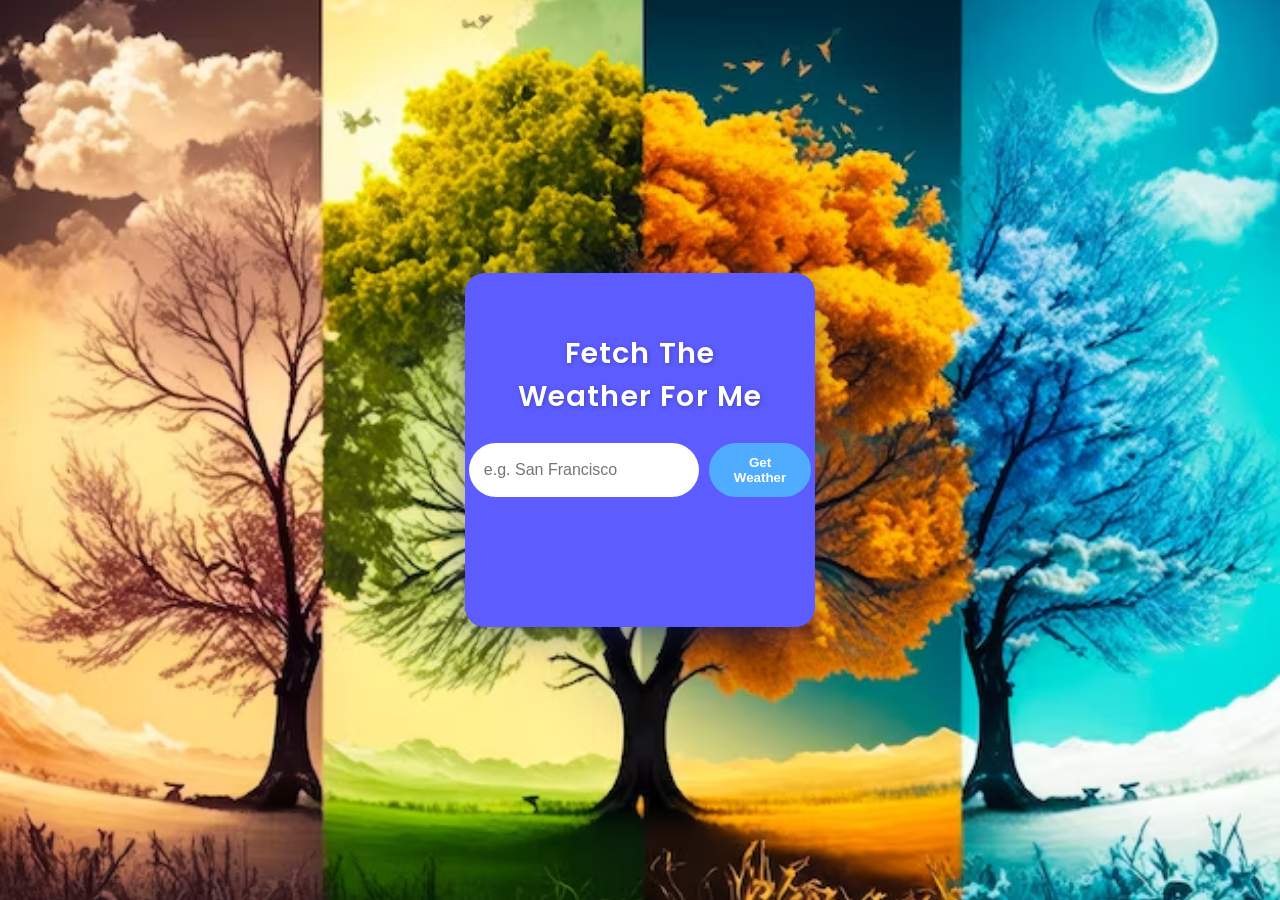
<file: projects/ClimaNow-main/index.html>
<!DOCTYPE html>
<html lang="en">
<head>
    <meta charset="UTF-8">
    <meta name="viewport" content="width=device-width, initial-scale=1.0">
    <title>ClimaNow</title>
    <link rel="stylesheet" href="styles.css">
</head>
<body>
    <div class="weatherContainer">
        <h1>Fetch The Weather For Me</h1>
        <div class="inputRow">
            <input type="text" id="location" placeholder="e.g. San Francisco">
            <button id="btn" onclick="getWeather()">Get Weather</button>
        </div>
        <div id="resultContainer"></div>
    </div>
</body>
    <script src="script.js"></script>
</html>
</file>
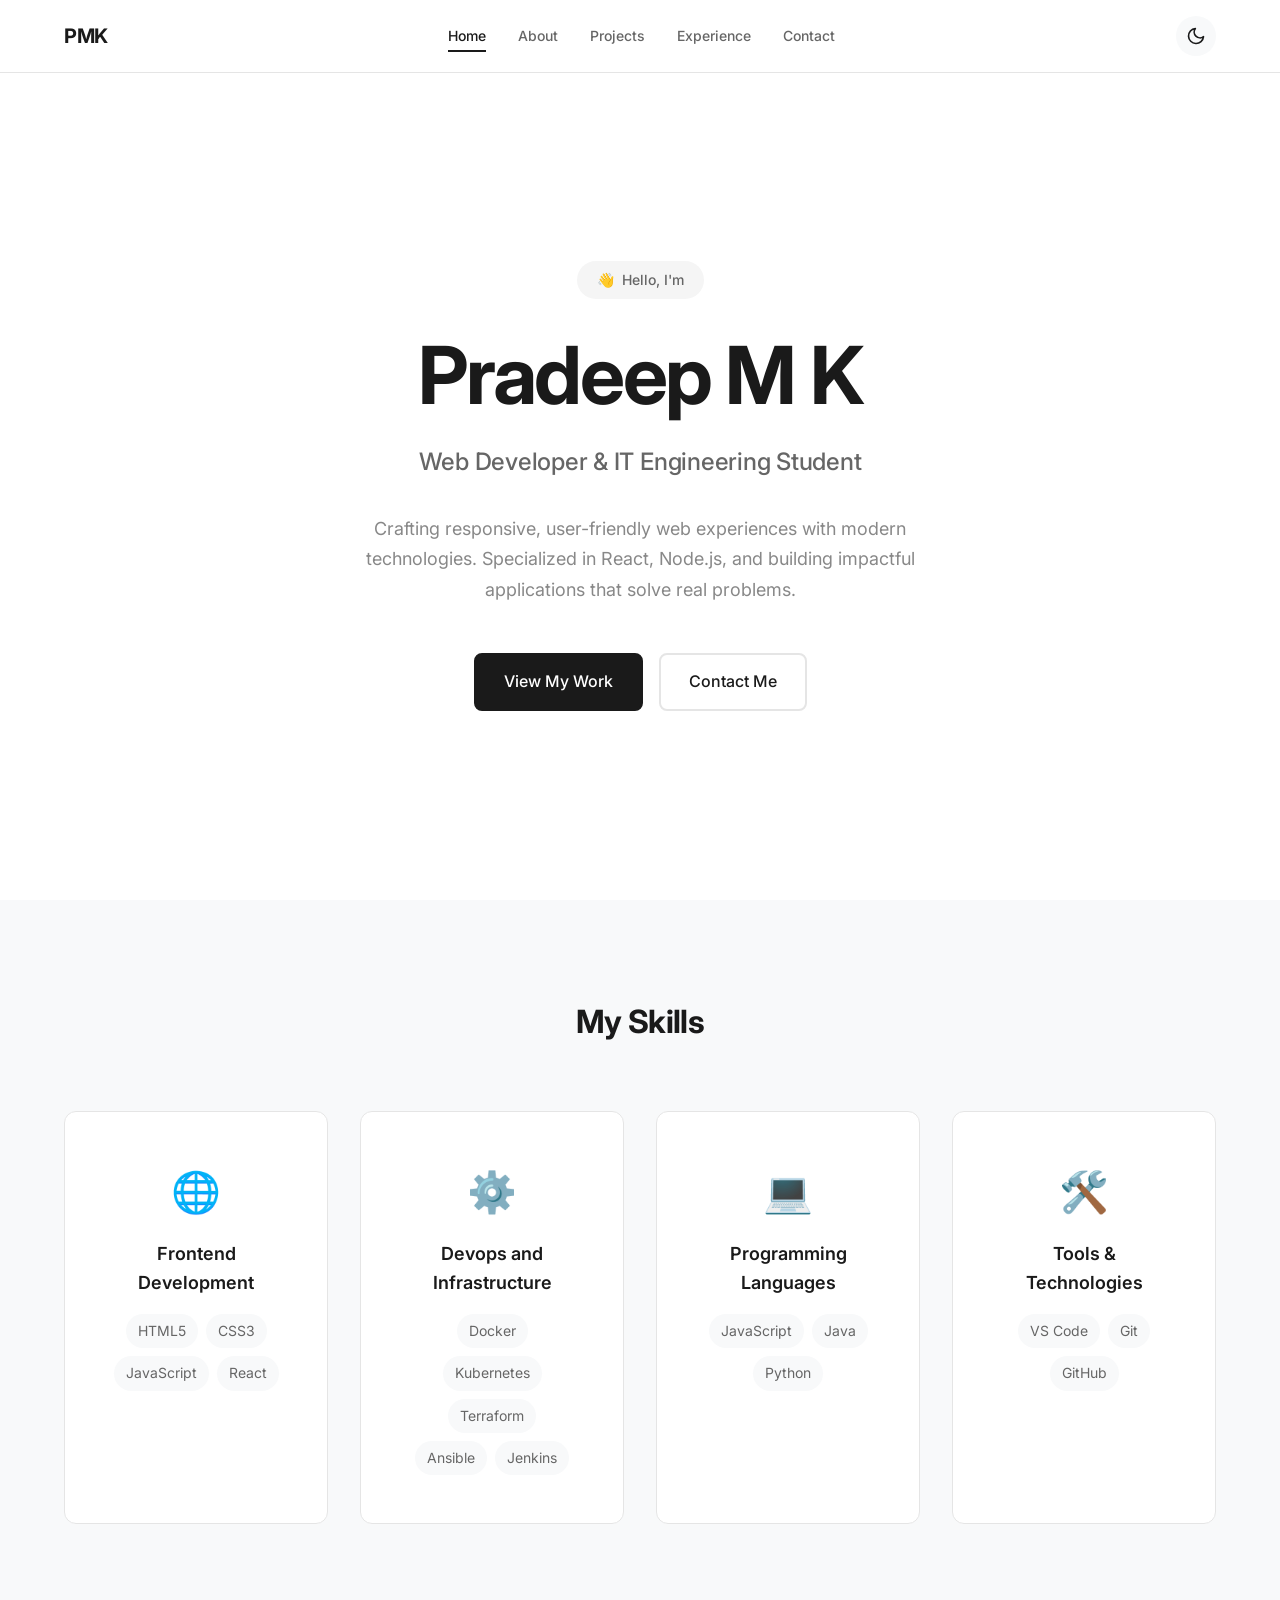
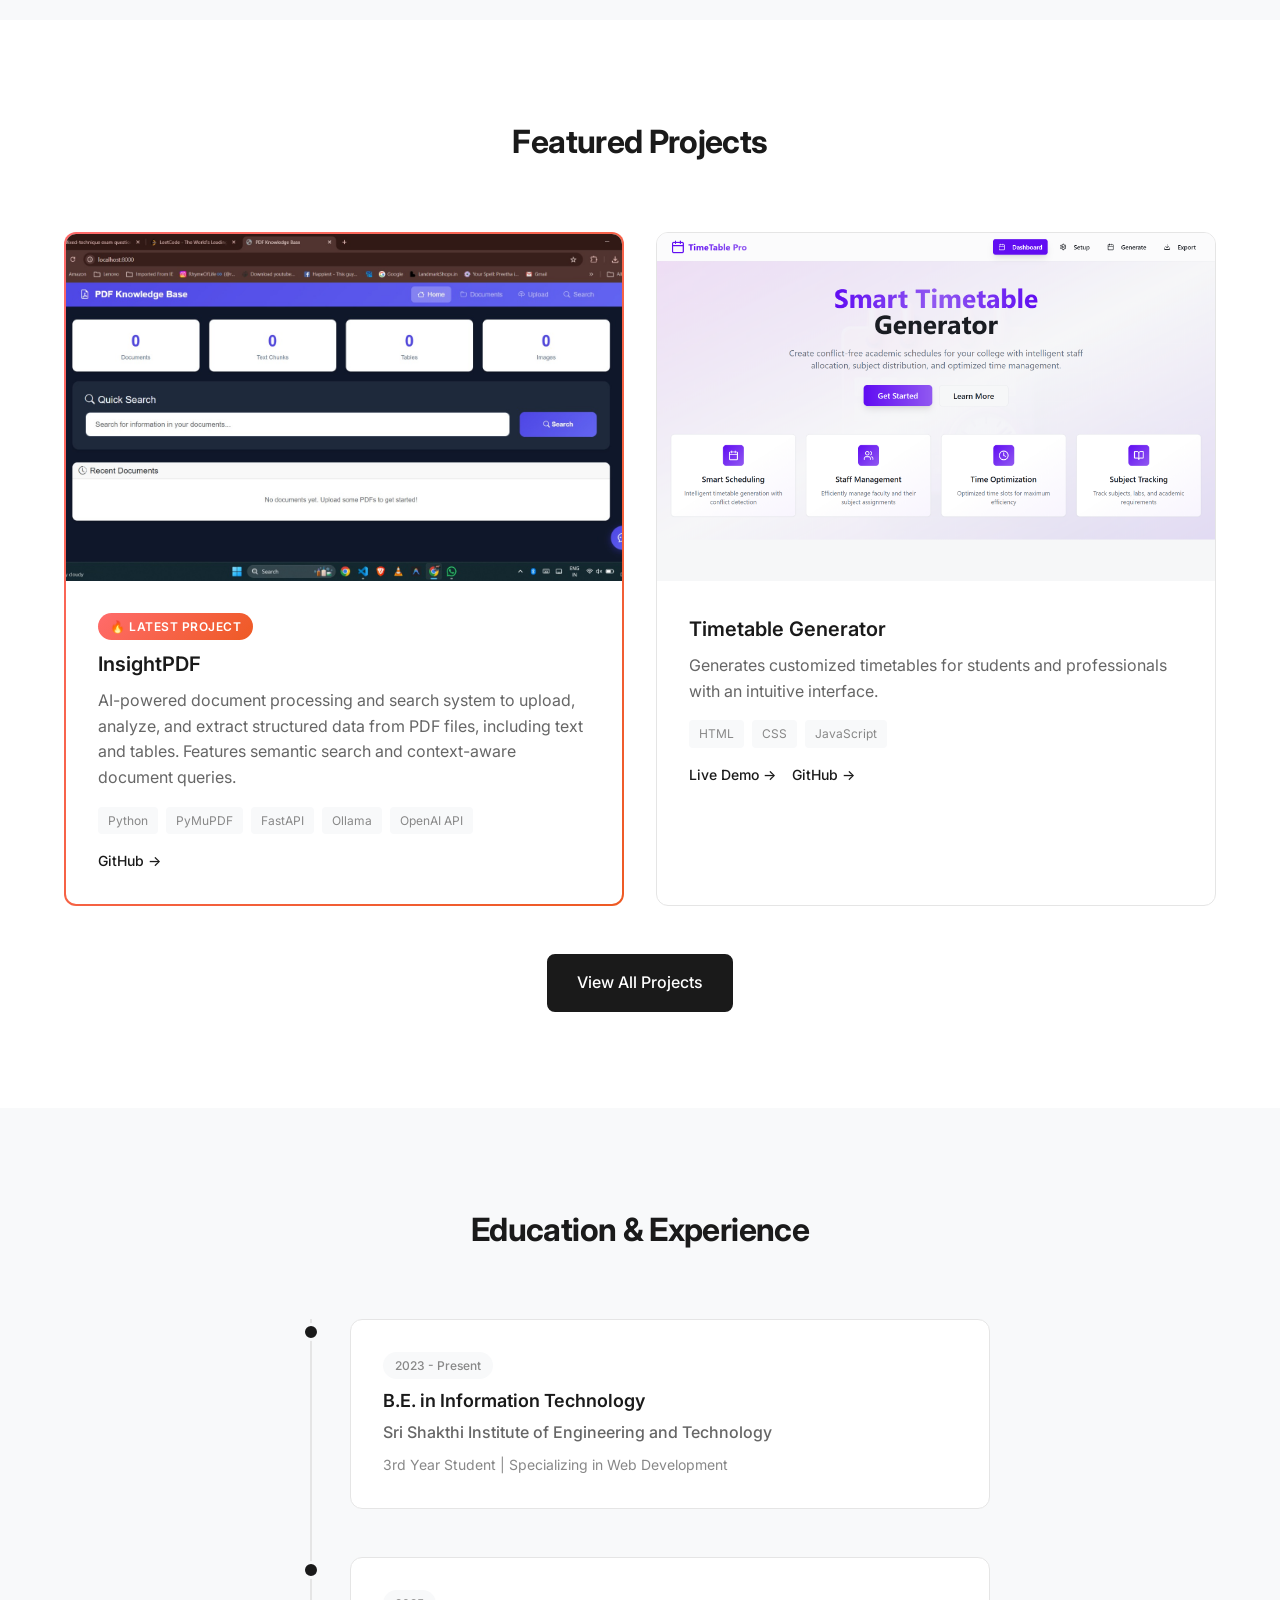
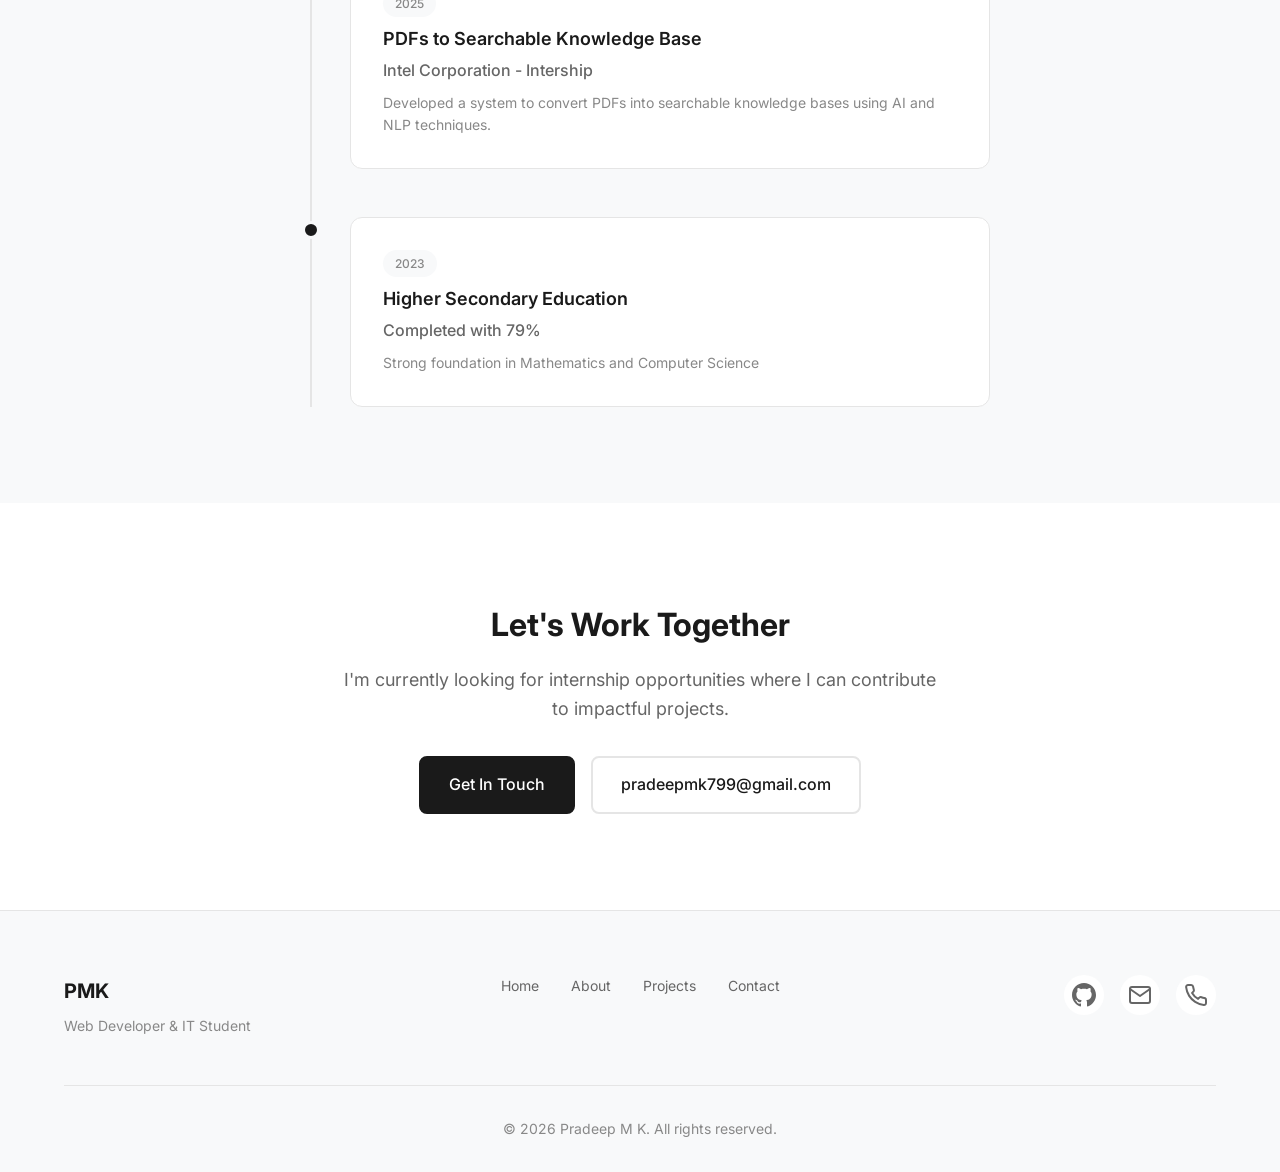
<file: projects/personal-Portfolio-main/index.html>
<!DOCTYPE html>
<html lang="en">
<head>
  <meta charset="UTF-8" />
  <meta name="viewport" content="width=device-width, initial-scale=1.0" />
  <title>Pradeep M K | Web Developer</title>
  <link rel="preconnect" href="https://fonts.googleapis.com">
  <link rel="preconnect" href="https://fonts.gstatic.com" crossorigin>
  <link href="https://fonts.googleapis.com/css2?family=Inter:wght@300;400;500;600;700;800&display=swap" rel="stylesheet">
  <link rel="stylesheet" href="style.css" />
</head>
<body>
  <!-- Navigation -->
  <header class="header">
    <nav class="nav container">
      <a href="index.html" class="logo">PMK</a>
      <ul class="nav-links">
        <li><a href="index.html" class="nav-link active">Home</a></li>
        <li><a href="about.html" class="nav-link">About</a></li>
        <li><a href="projects.html" class="nav-link">Projects</a></li>
        <li><a href="#experience" class="nav-link">Experience</a></li>
        <li><a href="contact.html" class="nav-link">Contact</a></li>
      </ul>
      <button class="theme-toggle" id="themeToggle" aria-label="Toggle dark mode">
        <svg class="moon-icon" xmlns="http://www.w3.org/2000/svg" width="20" height="20" viewBox="0 0 24 24" fill="none" stroke="currentColor" stroke-width="2" stroke-linecap="round" stroke-linejoin="round">
          <path d="M21 12.79A9 9 0 1 1 11.21 3 7 7 0 0 0 21 12.79z"></path>
        </svg>
        <svg class="sun-icon" xmlns="http://www.w3.org/2000/svg" width="20" height="20" viewBox="0 0 24 24" fill="none" stroke="currentColor" stroke-width="2" stroke-linecap="round" stroke-linejoin="round">
          <circle cx="12" cy="12" r="5"></circle>
          <line x1="12" y1="1" x2="12" y2="3"></line>
          <line x1="12" y1="21" x2="12" y2="23"></line>
          <line x1="4.22" y1="4.22" x2="5.64" y2="5.64"></line>
          <line x1="18.36" y1="18.36" x2="19.78" y2="19.78"></line>
          <line x1="1" y1="12" x2="3" y2="12"></line>
          <line x1="21" y1="12" x2="23" y2="12"></line>
          <line x1="4.22" y1="19.78" x2="5.64" y2="18.36"></line>
          <line x1="18.36" y1="5.64" x2="19.78" y2="4.22"></line>
        </svg>
      </button>
      <button class="mobile-menu-btn" id="mobileMenuBtn" aria-label="Toggle menu">
        <span></span>
        <span></span>
        <span></span>
      </button>
    </nav>
  </header>

  <!-- Hero Section -->
  <section class="hero">
    <div class="hero-content container">
      <div class="hero-badge animate-fade-in">
        <span class="wave">👋</span> Hello, I'm
      </div>
      <h1 class="hero-name animate-fade-in-up">Pradeep M K</h1>
      <h2 class="hero-title animate-fade-in-up delay-1">Web Developer & IT Engineering Student</h2>
      <p class="hero-description animate-fade-in-up delay-2">
        Crafting responsive, user-friendly web experiences with modern technologies. 
        Specialized in React, Node.js, and building impactful applications that solve real problems.
      </p>
      <div class="hero-cta animate-fade-in-up delay-3">
        <a href="projects.html" class="btn btn-primary">View My Work</a>
        <a href="contact.html" class="btn btn-secondary">Contact Me</a>
      </div>
    </div>
  </section>

    <!-- Skills Section -->
  <section class="skills-section" id="skills">
    <div class="container">
      <h2 class="section-title">My Skills</h2>
      <div class="skills-grid">
        <div class="skill-card animate-on-scroll">
          <div class="skill-icon">🌐</div>
          <h3>Frontend Development</h3>
          <div class="skill-tags">
            <span>HTML5</span>
            <span>CSS3</span>
            <span>JavaScript</span>
            <span>React</span>
          </div>
        </div>
        <div class="skill-card animate-on-scroll">
          <div class="skill-icon">⚙️</div>
           <h3>Devops and Infrastructure</h3>
          <div class="skill-tags">
            <span>Docker</span>
            <span>Kubernetes</span>
            <span>Terraform</span>
            <span>Ansible</span>
            <span>Jenkins</span>
          </div>
        </div>
        <div class="skill-card animate-on-scroll">
          <div class="skill-icon">💻</div>
          <h3>Programming Languages</h3>
          <div class="skill-tags">
            <span>JavaScript</span>
            <span>Java</span>
            <span>Python</span>
          </div>
        </div>
        <div class="skill-card animate-on-scroll">
          <div class="skill-icon">🛠️</div>
          <h3>Tools & Technologies</h3>
          <div class="skill-tags">
            <span>VS Code</span>
            <span>Git</span>
            <span>GitHub</span>
          </div>
        </div>
      </div>
    </div>
  </section>


  <!-- Featured Projects Section -->
  <section class="featured-projects" id="projects">
    <div class="container">
      <h2 class="section-title">Featured Projects</h2>
      <div class="projects-grid">
        
        <!-- Main Highlighted Project: InsightPDF -->
        <div class="project-card animate-on-scroll featured">
          <div class="project-image">
            <img src="insightpdf.jpeg" alt="InsightPDF - AI Document Processing" />
            <div class="project-overlay">
              <a href="https://github.com/PRADEEPMK06/pdf_rag_app" target="_blank" class="project-link">View Code</a>
            </div>
          </div>
          <div class="project-content">
            <span class="project-badge">🔥 Latest Project</span>
            <h3>InsightPDF</h3>
            <p>AI-powered document processing and search system to upload, analyze, and extract structured data from PDF files, including text and tables. Features semantic search and context-aware document queries.</p>
            <div class="project-tech">
              <span>Python</span>
              <span>PyMuPDF</span>
              <span>FastAPI</span>
              <span>Ollama</span>
              <span>OpenAI API</span>
            </div>
            <div class="project-links">
              <a href="https://github.com/PRADEEPMK06/pdf_rag_app" target="_blank">GitHub →</a>
            </div>
          </div>
        </div>

        <div class="project-card animate-on-scroll">
          <div class="project-image">
            <img src="tt.png" alt="Timetable Generator" />
            <div class="project-overlay">
              <a href="https://timetable-auto-builder.vercel.app/" target="_blank" class="project-link">View Live</a>
            </div>
          </div>
          <div class="project-content">
            <h3>Timetable Generator</h3>
            <p>Generates customized timetables for students and professionals with an intuitive interface.</p>
            <div class="project-tech">
              <span>HTML</span>
              <span>CSS</span>
              <span>JavaScript</span>
            </div>
            <div class="project-links">
              <a href="https://timetable-auto-builder.vercel.app/" target="_blank">Live Demo →</a>
              <a href="https://github.com/PRADEEPMK06/TIMETABLE" target="_blank">GitHub →</a>
            </div>
          </div>
        </div>
      </div>
      <div class="view-all-projects">
        <a href="projects.html" class="btn btn-primary">View All Projects</a>
      </div>
    </div>
  </section>

  <!-- Experience Section -->
  <section class="experience-section" id="experience">
    <div class="container">
      <h2 class="section-title">Education & Experience</h2>
      <div class="timeline">
        <div class="timeline-item animate-on-scroll">
          <div class="timeline-marker"></div>
          <div class="timeline-content">
            <span class="timeline-date">2023 - Present</span>
            <h3>B.E. in Information Technology</h3>
            <p class="timeline-place">Sri Shakthi Institute of Engineering and Technology</p>
            <p>3rd Year Student | Specializing in Web Development</p>
          </div>
        </div>
        <div class="timeline-item animate-on-scroll">
          <div class="timeline-marker"></div>
          <div class="timeline-content">
            <span class="timeline-date">2025</span>
            <h3>PDFs to Searchable Knowledge Base</h3>
            <p class="timeline-place">Intel Corporation - Intership</p>
            <p>Developed a system to convert PDFs into searchable knowledge bases using AI and NLP techniques.</p>
          </div>
        </div>
        
        <div class="timeline-item animate-on-scroll">
          <div class="timeline-marker"></div>
          <div class="timeline-content">
            <span class="timeline-date">2023</span>
            <h3>Higher Secondary Education</h3>
            <p class="timeline-place">Completed with 79%</p>
            <p>Strong foundation in Mathematics and Computer Science</p>
          </div>
        </div>
      </div>
    </div>
  </section>

  <!-- Contact CTA Section -->
  <section class="contact-cta">
    <div class="container">
      <div class="cta-content animate-on-scroll">
        <h2>Let's Work Together</h2>
        <p>I'm currently looking for internship opportunities where I can contribute to impactful projects.</p>
        <div class="cta-buttons">
          <a href="contact.html" class="btn btn-primary">Get In Touch</a>
          <a href="mailto:pradeepmk799@gmail.com" class="btn btn-secondary">pradeepmk799@gmail.com</a>
        </div>
      </div>
    </div>
  </section>

  <!-- Footer -->
  <footer class="footer">
    <div class="container">
      <div class="footer-content">
        <div class="footer-logo">
          <a href="index.html">PMK</a>
          <p>Web Developer & IT Student</p>
        </div>
        <div class="footer-links">
          <a href="index.html">Home</a>
          <a href="about.html">About</a>
          <a href="projects.html">Projects</a>
          <a href="contact.html">Contact</a>
        </div>
        <div class="footer-social">
          <a href="https://github.com/PRADEEPMK06" target="_blank" aria-label="GitHub">
            <svg xmlns="http://www.w3.org/2000/svg" width="24" height="24" viewBox="0 0 24 24" fill="currentColor">
              <path d="M12 0c-6.626 0-12 5.373-12 12 0 5.302 3.438 9.8 8.207 11.387.599.111.793-.261.793-.577v-2.234c-3.338.726-4.033-1.416-4.033-1.416-.546-1.387-1.333-1.756-1.333-1.756-1.089-.745.083-.729.083-.729 1.205.084 1.839 1.237 1.839 1.237 1.07 1.834 2.807 1.304 3.492.997.107-.775.418-1.305.762-1.604-2.665-.305-5.467-1.334-5.467-5.931 0-1.311.469-2.381 1.236-3.221-.124-.303-.535-1.524.117-3.176 0 0 1.008-.322 3.301 1.23.957-.266 1.983-.399 3.003-.404 1.02.005 2.047.138 3.006.404 2.291-1.552 3.297-1.23 3.297-1.23.653 1.653.242 2.874.118 3.176.77.84 1.235 1.911 1.235 3.221 0 4.609-2.807 5.624-5.479 5.921.43.372.823 1.102.823 2.222v3.293c0 .319.192.694.801.576 4.765-1.589 8.199-6.086 8.199-11.386 0-6.627-5.373-12-12-12z"/>
            </svg>
          </a>
          <a href="mailto:pradeepmk799@gmail.com" aria-label="Email">
            <svg xmlns="http://www.w3.org/2000/svg" width="24" height="24" viewBox="0 0 24 24" fill="none" stroke="currentColor" stroke-width="2" stroke-linecap="round" stroke-linejoin="round">
              <path d="M4 4h16c1.1 0 2 .9 2 2v12c0 1.1-.9 2-2 2H4c-1.1 0-2-.9-2-2V6c0-1.1.9-2 2-2z"></path>
              <polyline points="22,6 12,13 2,6"></polyline>
            </svg>
          </a>
          <a href="tel:+916382246314" aria-label="Phone">
            <svg xmlns="http://www.w3.org/2000/svg" width="24" height="24" viewBox="0 0 24 24" fill="none" stroke="currentColor" stroke-width="2" stroke-linecap="round" stroke-linejoin="round">
              <path d="M22 16.92v3a2 2 0 0 1-2.18 2 19.79 19.79 0 0 1-8.63-3.07 19.5 19.5 0 0 1-6-6 19.79 19.79 0 0 1-3.07-8.67A2 2 0 0 1 4.11 2h3a2 2 0 0 1 2 1.72 12.84 12.84 0 0 0 .7 2.81 2 2 0 0 1-.45 2.11L8.09 9.91a16 16 0 0 0 6 6l1.27-1.27a2 2 0 0 1 2.11-.45 12.84 12.84 0 0 0 2.81.7A2 2 0 0 1 22 16.92z"></path>
            </svg>
          </a>
        </div>
      </div>
      <div class="footer-bottom">
        <p>&copy; 2026 Pradeep M K. All rights reserved.</p>
      </div>
    </div>
  </footer>

  <script src="script.js"></script>
</body>
</html>
</file>
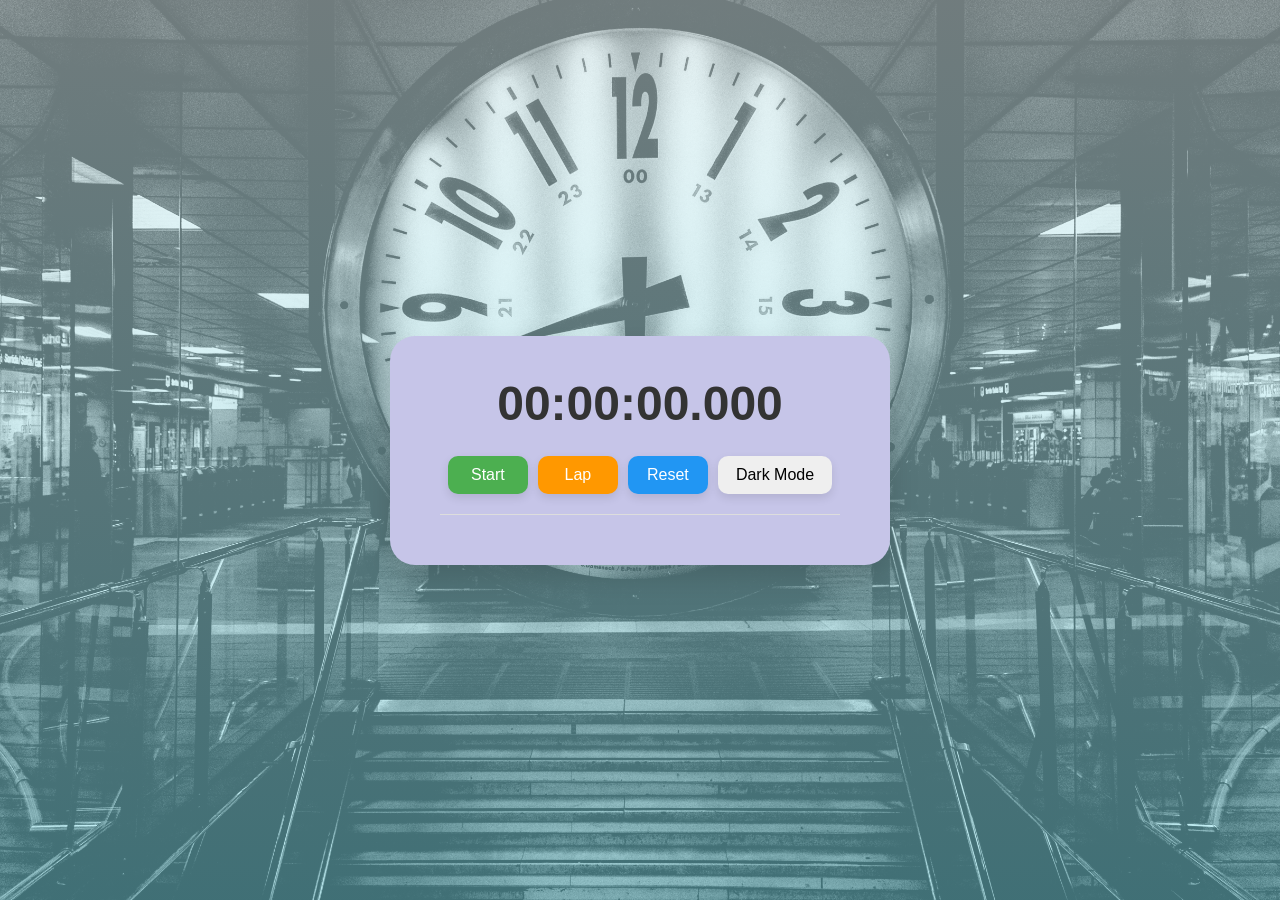
<file: projects/STEP_TIMERS_INFINITY-main/index.html>
<!DOCTYPE html>
<html lang="en">
<head>
  <meta charset="UTF-8" />
  <title>Modern Stopwatch with Laps</title>
  <style>
   body {
  font-family: 'Segoe UI', sans-serif;
  background: linear-gradient(rgba(224, 247, 250, 0.5), rgba(128, 222, 234, 0.5)),
              url('clk.jpg') no-repeat center center fixed;
  background-size: cover;
  display: flex;
  flex-direction: column;
  align-items: center;
  justify-content: center;
  height: 100vh;
  margin: 0;
  transition: background 0.3s;
}


    .stopwatch-container {
      background: #c6c5e8;
      padding: 40px 50px;
      border-radius: 25px;
      box-shadow: 0 12px 30px rgba(0, 0, 0, 0.15);
      text-align: center;
      width: 90%;
      max-width: 400px;
      transition: transform 0.3s;
    }

    .time {
      font-size: 3em;
      margin-bottom: 25px;
      font-weight: bold;
      color: #333;
    }

    .buttons {
      display: flex;
      justify-content: center;
      gap: 10px;
      margin-bottom: 20px;
    }

    button {
      padding: 10px 18px;
      font-size: 1em;
      border: none;
      border-radius: 10px;
      cursor: pointer;
      transition: 0.3s ease;
      min-width: 80px;
      box-shadow: 0 4px 10px rgba(0, 0, 0, 0.1);
    }

    .start {
      background: #4caf50;
      color: white;
    }

    .stop {
      background: #f44336;
      color: white;
    }

    .lap {
      background: #ff9800;
      color: white;
    }

    .reset {
      background: #2196f3;
      color: white;
    }

    button:hover {
      opacity: 0.9;
      transform: translateY(-2px);
    }

    .laps {
      text-align: left;
      margin-top: 20px;
      max-height: 150px;
      overflow-y: auto;
      border-top: 1px solid #ddd;
      padding-top: 10px;
    }

    .lap-item {
      font-size: 1em;
      margin-bottom: 5px;
      transition: background 0.3s;
      padding: 5px;
      border-radius: 5px;
    }

    .lap-item:nth-child(odd) {
      background: #f9f9f9;
    }

    .lap-item:nth-child(even) {
      background: #e0f7fa;
    }

    .dark-mode {
      background: linear-gradient(rgba(224, 247, 250, 0.5), rgba(128, 222, 234, 0.5)),
              url('clks.jpg') no-repeat center center fixed;
      background-size: cover;
      color: white;
    }

    .dark-mode .stopwatch-container {
      background: #444;
      color: white;
    }

    .dark-mode .lap-item {
      background: #555;
    }

    .dark-mode button {
      background: #666;
      color: white;
    }

    .dark-mode button:hover {
      background: #777;
    }
  </style>
</head>
<body>

  <div class="stopwatch-container">
    <div class="time" id="display">00:00:00.000</div>
    <div class="buttons">
      <button class="start" id="startStopBtn" onclick="startStop()">Start</button>
      <button class="lap" onclick="recordLap()">Lap</button>
      <button class="reset" onclick="reset()">Reset</button>
      <button onclick="toggleDarkMode()">Dark Mode</button>
    </div>
    <div class="laps" id="lapsContainer"></div>
  </div>

  <script>
    let startTime, elapsedTime = 0, timerInterval;
    let running = false;
    let lapCount = 0;

    function timeToString(time) {
      let ms = time % 1000;
      let totalSeconds = Math.floor(time / 1000);
      let hours = Math.floor(totalSeconds / 3600);
      let minutes = Math.floor((totalSeconds % 3600) / 60);
      let seconds = totalSeconds % 60;

      return (
        String(hours).padStart(2, '0') + ':' +
        String(minutes).padStart(2, '0') + ':' +
        String(seconds).padStart(2, '0') + '.' +
        String(ms).padStart(3, '0')
      );
    }

    function startStop() {
      const btn = document.getElementById('startStopBtn');
      if (!running) {
        startTime = Date.now() - elapsedTime;
        timerInterval = setInterval(() => {
          elapsedTime = Date.now() - startTime;
          document.getElementById('display').textContent = timeToString(elapsedTime);
        }, 10);
        btn.textContent = 'Stop';
        btn.classList.remove('start');
        btn.classList.add('stop');
        running = true;
      } else {
        clearInterval(timerInterval);
        btn.textContent = 'Start';
        btn.classList.remove('stop');
        btn.classList.add('start');
        running = false;
      }
    }

    function reset() {
      clearInterval(timerInterval);
      elapsedTime = 0;
      running = false;
      document.getElementById('display').textContent = "00:00:00.000";
      document.getElementById('startStopBtn').textContent = 'Start';
      document.getElementById('startStopBtn').classList.remove('stop');
      document.getElementById('startStopBtn').classList.add('start');
      document.getElementById('lapsContainer').innerHTML = '';
      lapCount = 0;
    }

    function recordLap() {
      if (!running) return;
      lapCount++;
      const lapTime = timeToString(elapsedTime);
      const lapItem = document.createElement('div');
      lapItem.className = 'lap-item';
      lapItem.textContent = `Lap ${lapCount}: ${lapTime}`;
      document.getElementById('lapsContainer').prepend(lapItem);
    }

    function toggleDarkMode() {
      document.body.classList.toggle('dark-mode');
    }
  </script>

</body>
</html>
</file>
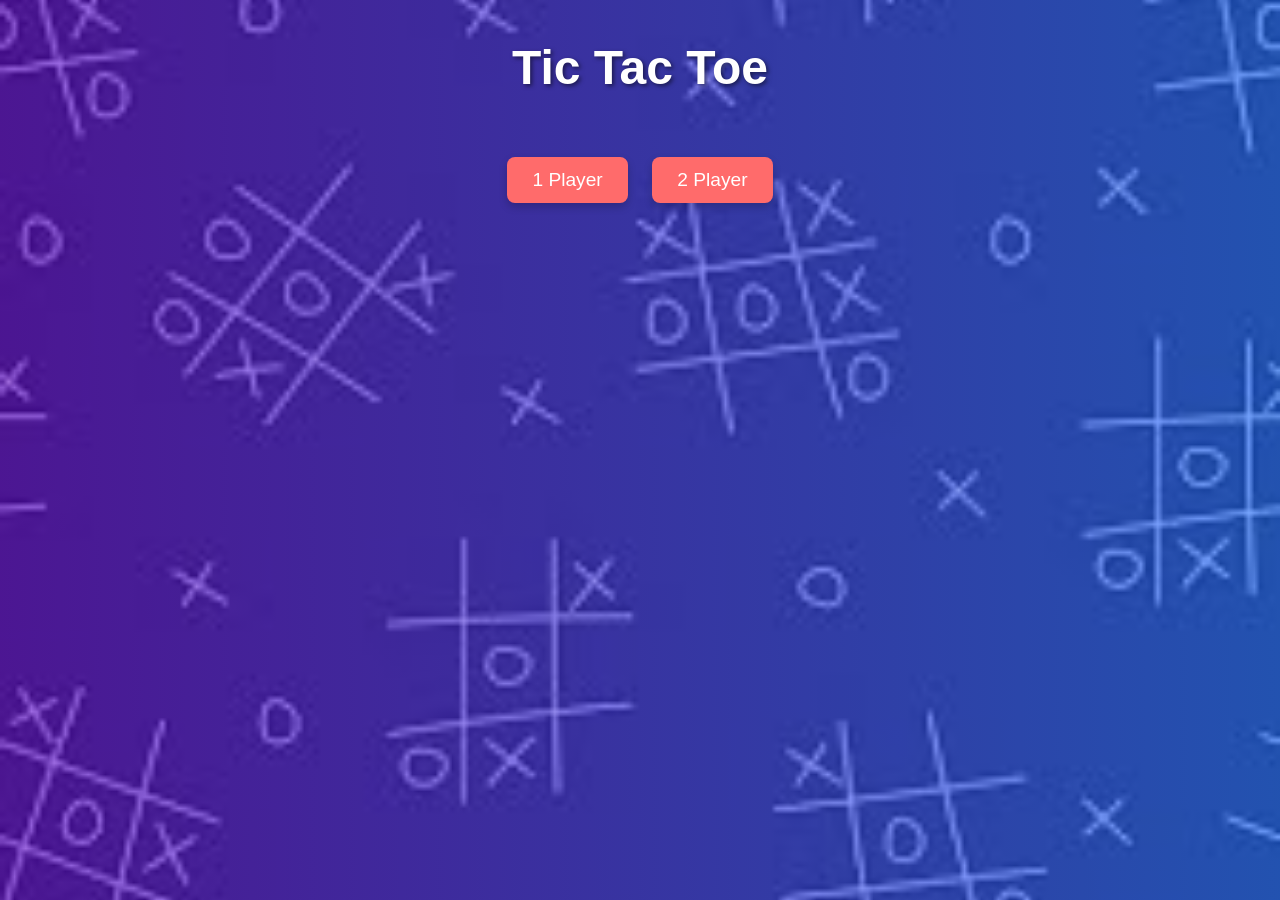
<file: projects/tic-tac-toe-main/index.html>
<!DOCTYPE html>
<html lang="en">
<head>
  <meta charset="UTF-8">
  <title>Tic Tac Toe</title>
  <style>
   body {
  margin: 0;
  padding: 0;
  background: linear-gradient(to right, rgba(106, 17, 203, 0.6), rgba(37, 117, 252, 0.6)),
              url('ttt.jpeg') no-repeat center center fixed;
  background-size: cover;
  font-family: 'Segoe UI', sans-serif;
  display: flex;
  flex-direction: column;
  align-items: center;
  min-height: 100vh;
  color: #fff;
}


    h1 {
      margin-top: 40px;
      font-size: 3rem;
      text-shadow: 2px 2px 4px rgba(0, 0, 0, 0.5);
    }

    .menu {
      margin-top: 20px;
    }

    button {
      margin: 10px;
      padding: 12px 25px;
      font-size: 1.2rem;
      background: #ff6b6b;
      color: white;
      border: none;
      border-radius: 8px;
      cursor: pointer;
      transition: background 0.3s ease, transform 0.2s ease;
      box-shadow: 0 4px 8px rgba(0, 0, 0, 0.2);
    }

    button:hover {
      background: #ff4c4c;
      transform: translateY(-2px);
    }

    #playerForm {
      margin-top: 20px;
      display: flex;
      gap: 10px;
      flex-direction: column;
      align-items: center;
    }

    #playerForm input {
      padding: 10px;
      font-size: 1rem;
      border-radius: 6px;
      border: 1px solid #ccc;
      width: 250px;
      transition: border-color 0.3s ease;
    }

    #playerForm input:focus {
      border-color: #ff6b6b;
      outline: none;
    }

    #playerForm.hidden {
      display: none;
    }

    #board {
      display: grid;
      grid-template-columns: repeat(3, 100px);
      grid-template-rows: repeat(3, 100px);
      gap: 10px;
      margin-top: 30px;
    }

    .cell {
      background-color: #ffffff;
      border-radius: 10px;
      display: flex;
      align-items: center;
      justify-content: center;
      font-size: 3rem;
      font-weight: bold;
      color: #333;
      cursor: pointer;
      box-shadow: 0 2px 8px rgba(0,0,0,0.15);
      transition: background-color 0.2s ease, transform 0.2s ease;
    }

    .cell:hover {
      background-color: #f0f8ff;
      transform: scale(1.05);
    }

    .highlight {
      background-color: #ffe066 !important;
    }

    #message {
      margin-top: 20px;
      font-size: 1.5rem;
      color: #fff;
      text-shadow: 1px 1px 3px rgba(0, 0, 0, 0.5);
    }
  </style>
</head>
<body>

  <h1>Tic Tac Toe</h1>

  <div class="menu">
    <button onclick="startGame(1)">1 Player</button>
    <button onclick="showForm()">2 Player</button>
  </div>

  <form id="playerForm" class="hidden" onsubmit="submitNames(event)">
    <input type="text" id="player1" placeholder="Enter Player X Name" required>
    <input type="text" id="player2" placeholder="Enter Player O Name" required>
    <button type="submit">Start Game</button>
  </form>

  <div id="message"></div>
  <div id="board"></div>

  <script>
    const boardEl = document.getElementById('board');
    const messageEl = document.getElementById('message');
    const formEl = document.getElementById('playerForm');

    let board, currentPlayer, mode, isGameOver;
    let player1Name = "Player 1";
    let player2Name = "Player 2";

    function showForm() {
      formEl.classList.remove('hidden');
    }

    function submitNames(e) {
      e.preventDefault();
      player1Name = document.getElementById('player1').value || "Player 1";
      player2Name = document.getElementById('player2').value || "Player 2";
      formEl.classList.add('hidden');
      startGame(2);
    }

    function startGame(selectedMode) {
      mode = selectedMode;
      board = Array(9).fill('');
      currentPlayer = 'X';
      isGameOver = false;
      render();
      messageEl.textContent = mode === 1
        ? `Player ${currentPlayer}'s turn`
        : `${currentPlayer === 'X' ? player1Name : player2Name}'s turn`;
    }

    function render() {
      boardEl.innerHTML = '';
      board.forEach((val, idx) => {
        const cell = document.createElement('div');
        cell.className = 'cell';
        cell.textContent = val;
        cell.addEventListener('click', () => makeMove(idx));
        boardEl.appendChild(cell);
      });
    }

    function makeMove(index) {
      if (isGameOver || board[index]) return;

      board[index] = currentPlayer;
      render();

      const winnerInfo = checkWinner();
      if (winnerInfo) {
        if (winnerInfo === 'Draw') {
          messageEl.textContent = "It's a draw!";
        } else {
          const winnerName = (winnerInfo.winner === 'X') ? player1Name : player2Name;
          messageEl.textContent = `${winnerName} wins!`;
          highlightWin(winnerInfo.winPattern);
        }
        isGameOver = true;
        return;
      }

      if (mode === 1 && currentPlayer === 'X') {
        currentPlayer = 'O';
        messageEl.textContent = `AI is thinking...`;
        setTimeout(() => {
          let best = bestMove();
          board[best] = 'O';
          render();
          const winnerInfo = checkWinner();
          if (winnerInfo) {
            if (winnerInfo === 'Draw') {
              messageEl.textContent = "It's a draw!";
            } else {
              messageEl.textContent = `AI wins!`;
              highlightWin(winnerInfo.winPattern);
            }
            isGameOver = true;
            return;
          }
          currentPlayer = 'X';
          messageEl.textContent = `Your turn`;
        }, 500);
      } else {
        currentPlayer = currentPlayer === 'X' ? 'O' : 'X';
        messageEl.textContent = mode === 2
          ? `${currentPlayer === 'X' ? player1Name : player2Name}'s turn`
          : `Player ${currentPlayer}'s turn`;
      }
    }

    function checkWinner() {
      const winPatterns = [
        [0,1,2], [3,4,5], [6,7,8],
        [0,3,6], [1,4,7], [2,5,8],
        [0,4,8], [2,4,6]
      ];
      for (let pattern of winPatterns) {
        const [a, b, c] = pattern;
        if (board[a] && board[a] === board[b] && board[b] === board[c]) {
          return { winner: board[a], winPattern: pattern };
        }
      }
      if (board.every(cell => cell)) return 'Draw';
      return null;
    }

    function highlightWin(pattern) {
      const cells = document.querySelectorAll('.cell');
      pattern.forEach(index => {
        cells[index].classList.add('highlight');
      });
    }

    function bestMove() {
      let bestScore = -Infinity;
      let move;
      for (let i = 0; i < 9; i++) {
        if (board[i] === '') {
          board[i] = 'O';
          let score = minimax(board, 0, false);
          board[i] = '';
          if (score > bestScore) {
            bestScore = score;
            move = i;
          }
        }
      }
      return move;
    }

    function minimax(newBoard, depth, isMaximizing) {
      const result = checkWinner();
      if (result) {
        if (result === 'Draw') return 0;
        return result.winner === 'O' ? 10 - depth : depth - 10;
      }
      if (isMaximizing) {
        let bestScore = -Infinity;
        for (let i = 0; i < 9; i++) {
          if (newBoard[i] === '') {
            newBoard[i] = 'O';
            let score = minimax(newBoard, depth + 1, false);
            newBoard[i] = '';
            bestScore = Math.max(score, bestScore);
          }
        }
        return bestScore;
      } else {
        let bestScore = Infinity;
        for (let i = 0; i < 9; i++) {
          if (newBoard[i] === '') {
            newBoard[i] = 'X';
            let score = minimax(newBoard, depth + 1, true);
            newBoard[i] = '';
            bestScore = Math.min(score, bestScore);
          }
        }
        return bestScore;
      }
    }
  </script>

</body>
</html>
</file>
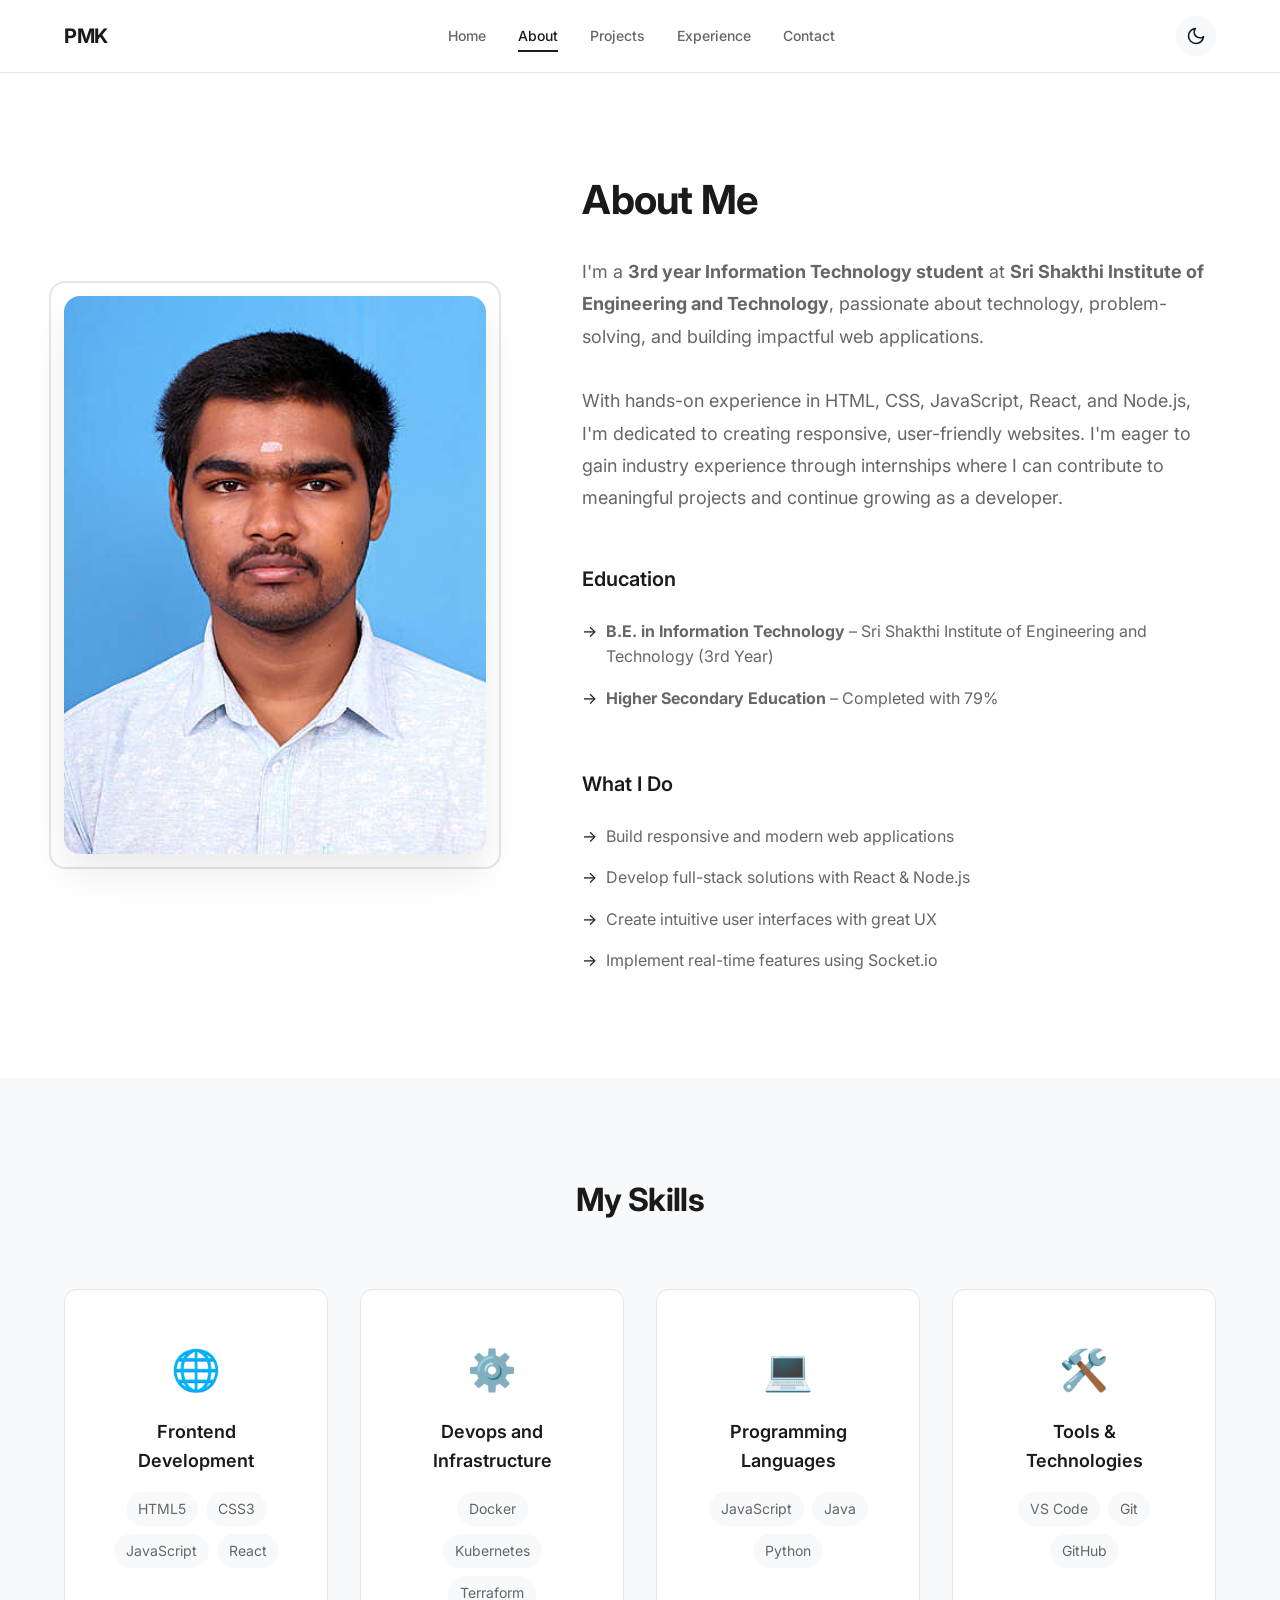
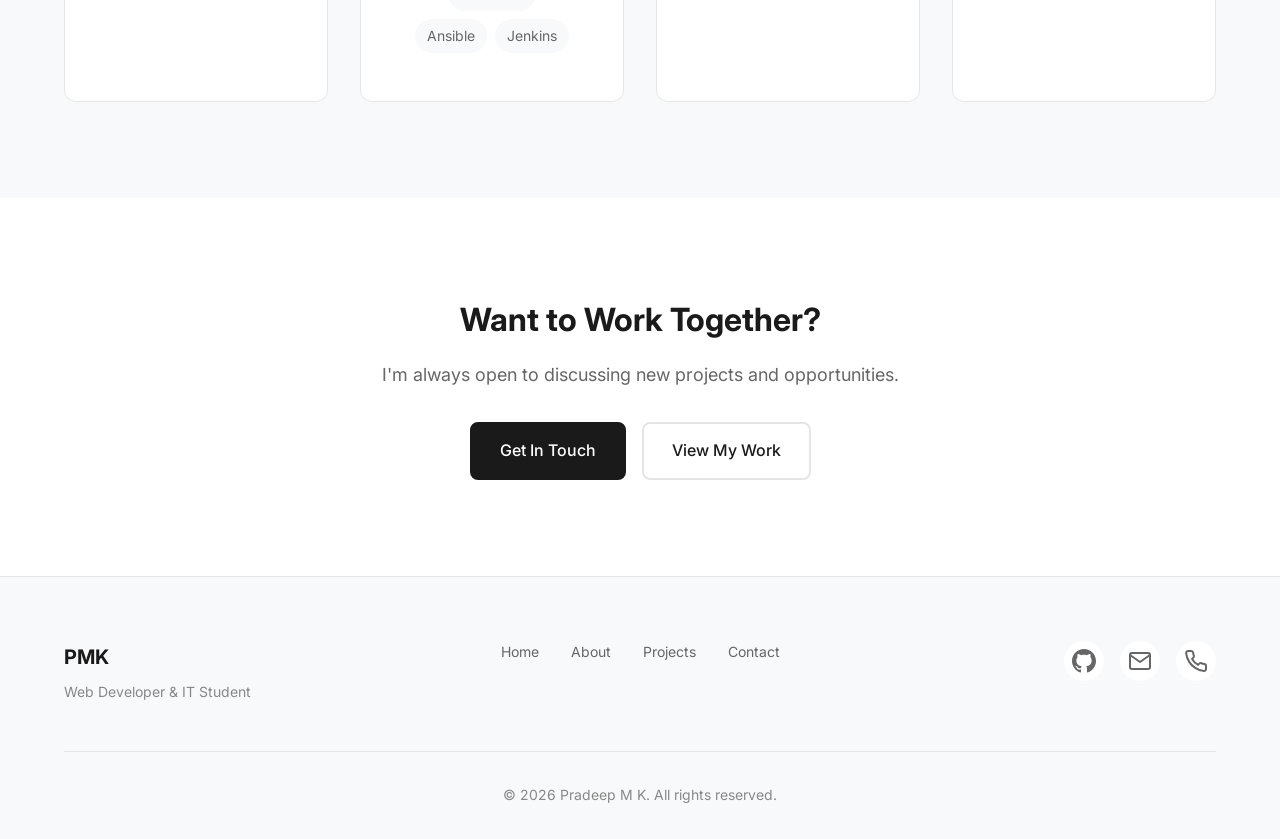
<file: projects/personal-Portfolio-main/about.html>
<!DOCTYPE html>
<html lang="en">
<head>
  <meta charset="UTF-8" />
  <meta name="viewport" content="width=device-width, initial-scale=1.0" />
  <title>About | Pradeep M K</title>
  <link rel="preconnect" href="https://fonts.googleapis.com">
  <link rel="preconnect" href="https://fonts.gstatic.com" crossorigin>
  <link href="https://fonts.googleapis.com/css2?family=Inter:wght@300;400;500;600;700;800&display=swap" rel="stylesheet">
  <link rel="stylesheet" href="style.css" />
</head>
<body>
  <!-- Navigation -->
  <header class="header">
    <nav class="nav container">
      <a href="index.html" class="logo">PMK</a>
      <ul class="nav-links">
        <li><a href="index.html" class="nav-link">Home</a></li>
        <li><a href="about.html" class="nav-link active">About</a></li>
        <li><a href="projects.html" class="nav-link">Projects</a></li>
        <li><a href="index.html#experience" class="nav-link">Experience</a></li>
        <li><a href="contact.html" class="nav-link">Contact</a></li>
      </ul>
      <button class="theme-toggle" id="themeToggle" aria-label="Toggle dark mode">
        <svg class="moon-icon" xmlns="http://www.w3.org/2000/svg" width="20" height="20" viewBox="0 0 24 24" fill="none" stroke="currentColor" stroke-width="2" stroke-linecap="round" stroke-linejoin="round">
          <path d="M21 12.79A9 9 0 1 1 11.21 3 7 7 0 0 0 21 12.79z"></path>
        </svg>
        <svg class="sun-icon" xmlns="http://www.w3.org/2000/svg" width="20" height="20" viewBox="0 0 24 24" fill="none" stroke="currentColor" stroke-width="2" stroke-linecap="round" stroke-linejoin="round">
          <circle cx="12" cy="12" r="5"></circle>
          <line x1="12" y1="1" x2="12" y2="3"></line>
          <line x1="12" y1="21" x2="12" y2="23"></line>
          <line x1="4.22" y1="4.22" x2="5.64" y2="5.64"></line>
          <line x1="18.36" y1="18.36" x2="19.78" y2="19.78"></line>
          <line x1="1" y1="12" x2="3" y2="12"></line>
          <line x1="21" y1="12" x2="23" y2="12"></line>
          <line x1="4.22" y1="19.78" x2="5.64" y2="18.36"></line>
          <line x1="18.36" y1="5.64" x2="19.78" y2="4.22"></line>
        </svg>
      </button>
      <button class="mobile-menu-btn" id="mobileMenuBtn" aria-label="Toggle menu">
        <span></span>
        <span></span>
        <span></span>
      </button>
    </nav>
  </header>

  <!-- About Hero Section -->
  <section class="about-hero">
    <div class="container">
      <div class="about-container">
        <div class="about-image animate-fade-in">
          <img src="img.jpg" alt="Pradeep M K" />
        </div>
        <div class="about-content">
          <h1 class="animate-fade-in-up">About Me</h1>
          <p class="animate-fade-in-up delay-1">
            I'm a <strong>3rd year Information Technology student</strong> at <strong>Sri Shakthi Institute of Engineering and Technology</strong>, passionate about technology, problem-solving, and building impactful web applications.
          </p>
          <p class="animate-fade-in-up delay-2">
            With hands-on experience in HTML, CSS, JavaScript, React, and Node.js, I'm dedicated to creating responsive, user-friendly websites. I'm eager to gain industry experience through internships where I can contribute to meaningful projects and continue growing as a developer.
          </p>

          <h2 class="animate-fade-in-up delay-2">Education</h2>
          <ul class="animate-fade-in-up delay-2">
            <li><strong>B.E. in Information Technology</strong> – Sri Shakthi Institute of Engineering and Technology (3rd Year)</li>
            <li><strong>Higher Secondary Education</strong> – Completed with 79%</li>
          </ul>

          <h2 class="animate-fade-in-up delay-3">What I Do</h2>
          <ul class="animate-fade-in-up delay-3">
            <li>Build responsive and modern web applications</li>
            <li>Develop full-stack solutions with React & Node.js</li>
            <li>Create intuitive user interfaces with great UX</li>
            <li>Implement real-time features using Socket.io</li>
          </ul>
        </div>
      </div>
    </div>
  </section>

  <!-- Skills Section -->
  <section class="skills-section" id="skills">
    <div class="container">
      <h2 class="section-title">My Skills</h2>
      <div class="skills-grid">
        <div class="skill-card animate-on-scroll">
          <div class="skill-icon">🌐</div>
          <h3>Frontend Development</h3>
          <div class="skill-tags">
            <span>HTML5</span>
            <span>CSS3</span>
            <span>JavaScript</span>
            <span>React</span>
          </div>
        </div>
        <div class="skill-card animate-on-scroll">
          <div class="skill-icon">⚙️</div>
           <h3>Devops and Infrastructure</h3>
          <div class="skill-tags">
            <span>Docker</span>
            <span>Kubernetes</span>
            <span>Terraform</span>
            <span>Ansible</span>
            <span>Jenkins</span>
          </div>
        </div>
        <div class="skill-card animate-on-scroll">
          <div class="skill-icon">💻</div>
          <h3>Programming Languages</h3>
          <div class="skill-tags">
            <span>JavaScript</span>
            <span>Java</span>
            <span>Python</span>
          </div>
        </div>
        <div class="skill-card animate-on-scroll">
          <div class="skill-icon">🛠️</div>
          <h3>Tools & Technologies</h3>
          <div class="skill-tags">
            <span>VS Code</span>
            <span>Git</span>
            <span>GitHub</span>
          </div>
        </div>
      </div>
    </div>
  </section>

  <!-- Contact CTA -->
  <section class="contact-cta">
    <div class="container">
      <div class="cta-content animate-on-scroll">
        <h2>Want to Work Together?</h2>
        <p>I'm always open to discussing new projects and opportunities.</p>
        <div class="cta-buttons">
          <a href="contact.html" class="btn btn-primary">Get In Touch</a>
          <a href="projects.html" class="btn btn-secondary">View My Work</a>
        </div>
      </div>
    </div>
  </section>

  <!-- Footer -->
  <footer class="footer">
    <div class="container">
      <div class="footer-content">
        <div class="footer-logo">
          <a href="index.html">PMK</a>
          <p>Web Developer & IT Student</p>
        </div>
        <div class="footer-links">
          <a href="index.html">Home</a>
          <a href="about.html">About</a>
          <a href="projects.html">Projects</a>
          <a href="contact.html">Contact</a>
        </div>
        <div class="footer-social">
          <a href="https://github.com/PRADEEPMK06" target="_blank" aria-label="GitHub">
            <svg xmlns="http://www.w3.org/2000/svg" width="24" height="24" viewBox="0 0 24 24" fill="currentColor">
              <path d="M12 0c-6.626 0-12 5.373-12 12 0 5.302 3.438 9.8 8.207 11.387.599.111.793-.261.793-.577v-2.234c-3.338.726-4.033-1.416-4.033-1.416-.546-1.387-1.333-1.756-1.333-1.756-1.089-.745.083-.729.083-.729 1.205.084 1.839 1.237 1.839 1.237 1.07 1.834 2.807 1.304 3.492.997.107-.775.418-1.305.762-1.604-2.665-.305-5.467-1.334-5.467-5.931 0-1.311.469-2.381 1.236-3.221-.124-.303-.535-1.524.117-3.176 0 0 1.008-.322 3.301 1.23.957-.266 1.983-.399 3.003-.404 1.02.005 2.047.138 3.006.404 2.291-1.552 3.297-1.23 3.297-1.23.653 1.653.242 2.874.118 3.176.77.84 1.235 1.911 1.235 3.221 0 4.609-2.807 5.624-5.479 5.921.43.372.823 1.102.823 2.222v3.293c0 .319.192.694.801.576 4.765-1.589 8.199-6.086 8.199-11.386 0-6.627-5.373-12-12-12z"/>
            </svg>
          </a>
          <a href="mailto:pradeepmk799@gmail.com" aria-label="Email">
            <svg xmlns="http://www.w3.org/2000/svg" width="24" height="24" viewBox="0 0 24 24" fill="none" stroke="currentColor" stroke-width="2" stroke-linecap="round" stroke-linejoin="round">
              <path d="M4 4h16c1.1 0 2 .9 2 2v12c0 1.1-.9 2-2 2H4c-1.1 0-2-.9-2-2V6c0-1.1.9-2 2-2z"></path>
              <polyline points="22,6 12,13 2,6"></polyline>
            </svg>
          </a>
          <a href="tel:+916382246314" aria-label="Phone">
            <svg xmlns="http://www.w3.org/2000/svg" width="24" height="24" viewBox="0 0 24 24" fill="none" stroke="currentColor" stroke-width="2" stroke-linecap="round" stroke-linejoin="round">
              <path d="M22 16.92v3a2 2 0 0 1-2.18 2 19.79 19.79 0 0 1-8.63-3.07 19.5 19.5 0 0 1-6-6 19.79 19.79 0 0 1-3.07-8.67A2 2 0 0 1 4.11 2h3a2 2 0 0 1 2 1.72 12.84 12.84 0 0 0 .7 2.81 2 2 0 0 1-.45 2.11L8.09 9.91a16 16 0 0 0 6 6l1.27-1.27a2 2 0 0 1 2.11-.45 12.84 12.84 0 0 0 2.81.7A2 2 0 0 1 22 16.92z"></path>
            </svg>
          </a>
        </div>
      </div>
      <div class="footer-bottom">
        <p>&copy; 2026 Pradeep M K. All rights reserved.</p>
      </div>
    </div>
  </footer>

  <script src="script.js"></script>
</body>
</html>
</file>
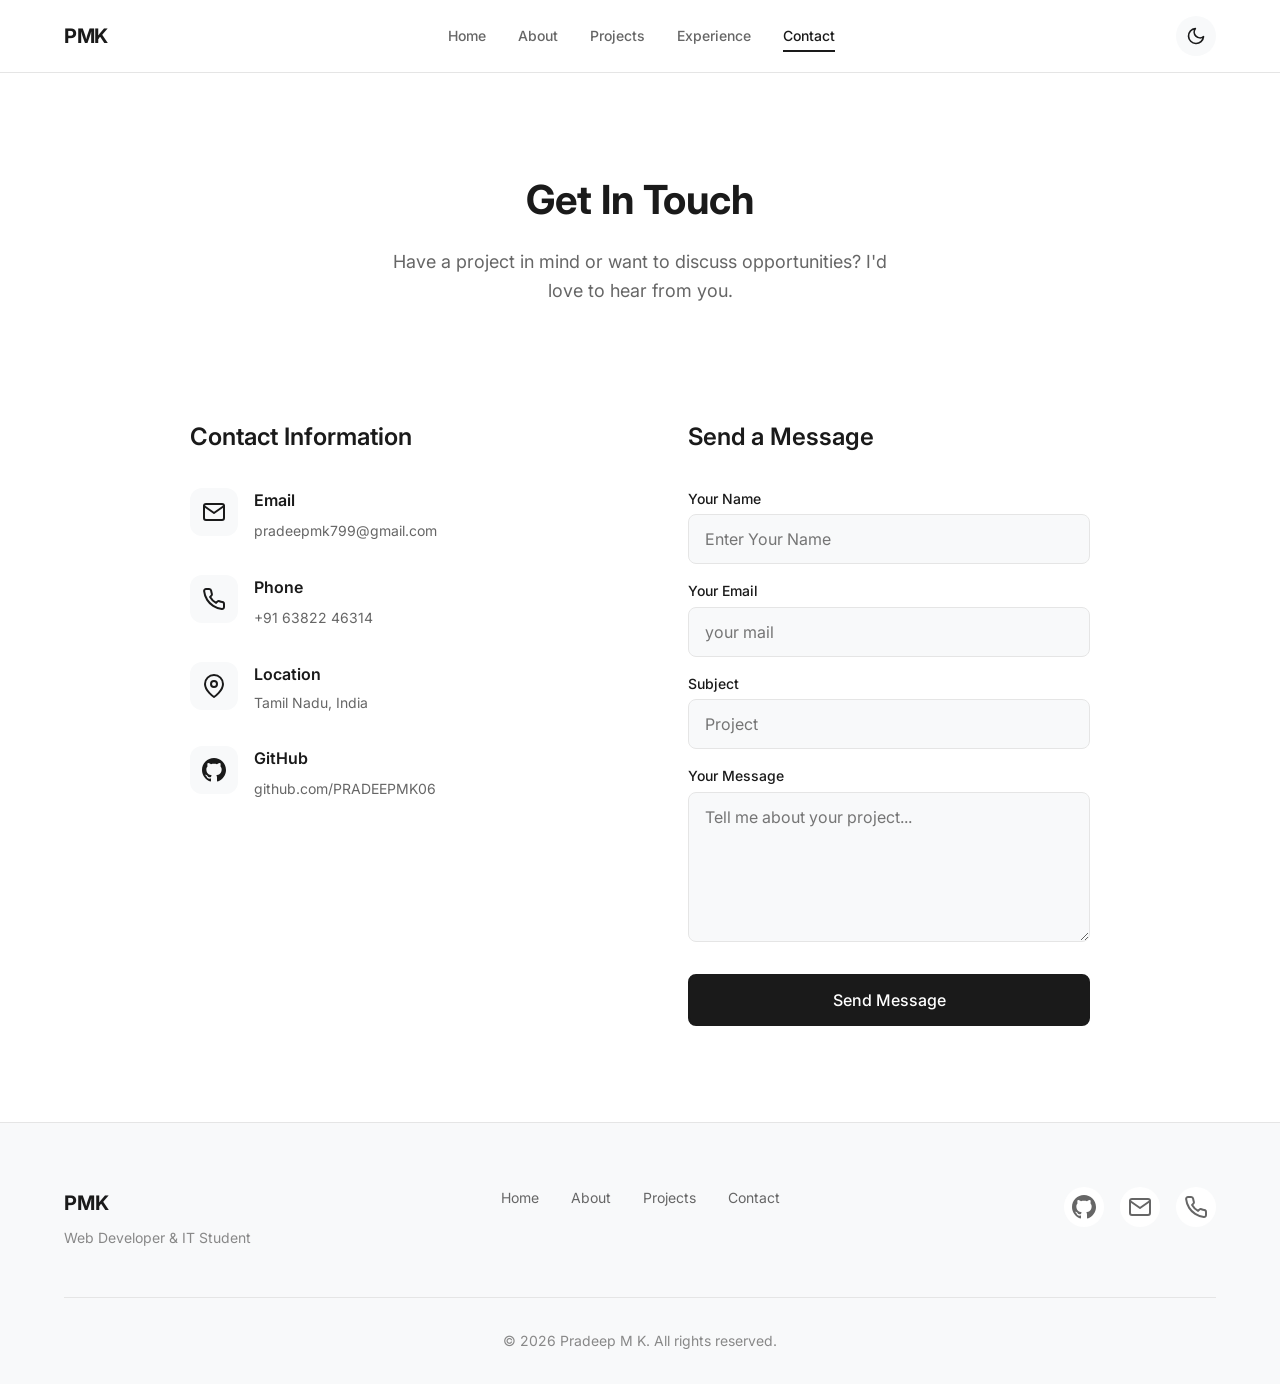
<file: projects/personal-Portfolio-main/contact.html>
<!DOCTYPE html>
<html lang="en">
<head>
  <meta charset="UTF-8" />
  <meta name="viewport" content="width=device-width, initial-scale=1.0" />
  <title>Contact | Pradeep M K</title>
  <link rel="preconnect" href="https://fonts.googleapis.com">
  <link rel="preconnect" href="https://fonts.gstatic.com" crossorigin>
  <link href="https://fonts.googleapis.com/css2?family=Inter:wght@300;400;500;600;700;800&display=swap" rel="stylesheet">
  <link rel="stylesheet" href="style.css" />
</head>
<body>
  <!-- Navigation -->
  <header class="header">
    <nav class="nav container">
      <a href="index.html" class="logo">PMK</a>
      <ul class="nav-links">
        <li><a href="index.html" class="nav-link">Home</a></li>
        <li><a href="about.html" class="nav-link">About</a></li>
        <li><a href="projects.html" class="nav-link">Projects</a></li>
        <li><a href="index.html#experience" class="nav-link">Experience</a></li>
        <li><a href="contact.html" class="nav-link active">Contact</a></li>
      </ul>
      <button class="theme-toggle" id="themeToggle" aria-label="Toggle dark mode">
        <svg class="moon-icon" xmlns="http://www.w3.org/2000/svg" width="20" height="20" viewBox="0 0 24 24" fill="none" stroke="currentColor" stroke-width="2" stroke-linecap="round" stroke-linejoin="round">
          <path d="M21 12.79A9 9 0 1 1 11.21 3 7 7 0 0 0 21 12.79z"></path>
        </svg>
        <svg class="sun-icon" xmlns="http://www.w3.org/2000/svg" width="20" height="20" viewBox="0 0 24 24" fill="none" stroke="currentColor" stroke-width="2" stroke-linecap="round" stroke-linejoin="round">
          <circle cx="12" cy="12" r="5"></circle>
          <line x1="12" y1="1" x2="12" y2="3"></line>
          <line x1="12" y1="21" x2="12" y2="23"></line>
          <line x1="4.22" y1="4.22" x2="5.64" y2="5.64"></line>
          <line x1="18.36" y1="18.36" x2="19.78" y2="19.78"></line>
          <line x1="1" y1="12" x2="3" y2="12"></line>
          <line x1="21" y1="12" x2="23" y2="12"></line>
          <line x1="4.22" y1="19.78" x2="5.64" y2="18.36"></line>
          <line x1="18.36" y1="5.64" x2="19.78" y2="4.22"></line>
        </svg>
      </button>
      <button class="mobile-menu-btn" id="mobileMenuBtn" aria-label="Toggle menu">
        <span></span>
        <span></span>
        <span></span>
      </button>
    </nav>
  </header>

  <!-- Contact Hero Section -->
  <section class="contact-hero">
    <div class="container">
      <h1 class="animate-fade-in-up">Get In Touch</h1>
      <p class="animate-fade-in-up delay-1">Have a project in mind or want to discuss opportunities? I'd love to hear from you.</p>
    </div>
  </section>

  <!-- Contact Section -->
  <section class="contact-section">
    <div class="container">
      <div class="contact-container">
        
        <!-- Contact Information -->
        <div class="contact-info animate-on-scroll">
          <h2>Contact Information</h2>
          
          <div class="contact-item">
            <div class="contact-item-icon">
              <svg xmlns="http://www.w3.org/2000/svg" width="24" height="24" viewBox="0 0 24 24" fill="none" stroke="currentColor" stroke-width="2" stroke-linecap="round" stroke-linejoin="round">
                <path d="M4 4h16c1.1 0 2 .9 2 2v12c0 1.1-.9 2-2 2H4c-1.1 0-2-.9-2-2V6c0-1.1.9-2 2-2z"></path>
                <polyline points="22,6 12,13 2,6"></polyline>
              </svg>
            </div>
            <div class="contact-item-content">
              <h3>Email</h3>
              <a href="mailto:pradeepmk799@gmail.com">pradeepmk799@gmail.com</a>
            </div>
          </div>

          <div class="contact-item">
            <div class="contact-item-icon">
              <svg xmlns="http://www.w3.org/2000/svg" width="24" height="24" viewBox="0 0 24 24" fill="none" stroke="currentColor" stroke-width="2" stroke-linecap="round" stroke-linejoin="round">
                <path d="M22 16.92v3a2 2 0 0 1-2.18 2 19.79 19.79 0 0 1-8.63-3.07 19.5 19.5 0 0 1-6-6 19.79 19.79 0 0 1-3.07-8.67A2 2 0 0 1 4.11 2h3a2 2 0 0 1 2 1.72 12.84 12.84 0 0 0 .7 2.81 2 2 0 0 1-.45 2.11L8.09 9.91a16 16 0 0 0 6 6l1.27-1.27a2 2 0 0 1 2.11-.45 12.84 12.84 0 0 0 2.81.7A2 2 0 0 1 22 16.92z"></path>
              </svg>
            </div>
            <div class="contact-item-content">
              <h3>Phone</h3>
              <a href="tel:+916382246314">+91 63822 46314</a>
            </div>
          </div>

          <div class="contact-item">
            <div class="contact-item-icon">
              <svg xmlns="http://www.w3.org/2000/svg" width="24" height="24" viewBox="0 0 24 24" fill="none" stroke="currentColor" stroke-width="2" stroke-linecap="round" stroke-linejoin="round">
                <path d="M21 10c0 7-9 13-9 13s-9-6-9-13a9 9 0 0 1 18 0z"></path>
                <circle cx="12" cy="10" r="3"></circle>
              </svg>
            </div>
            <div class="contact-item-content">
              <h3>Location</h3>
              <p>Tamil Nadu, India</p>
            </div>
          </div>

          <div class="contact-item">
            <div class="contact-item-icon">
              <svg xmlns="http://www.w3.org/2000/svg" width="24" height="24" viewBox="0 0 24 24" fill="currentColor">
                <path d="M12 0c-6.626 0-12 5.373-12 12 0 5.302 3.438 9.8 8.207 11.387.599.111.793-.261.793-.577v-2.234c-3.338.726-4.033-1.416-4.033-1.416-.546-1.387-1.333-1.756-1.333-1.756-1.089-.745.083-.729.083-.729 1.205.084 1.839 1.237 1.839 1.237 1.07 1.834 2.807 1.304 3.492.997.107-.775.418-1.305.762-1.604-2.665-.305-5.467-1.334-5.467-5.931 0-1.311.469-2.381 1.236-3.221-.124-.303-.535-1.524.117-3.176 0 0 1.008-.322 3.301 1.23.957-.266 1.983-.399 3.003-.404 1.02.005 2.047.138 3.006.404 2.291-1.552 3.297-1.23 3.297-1.23.653 1.653.242 2.874.118 3.176.77.84 1.235 1.911 1.235 3.221 0 4.609-2.807 5.624-5.479 5.921.43.372.823 1.102.823 2.222v3.293c0 .319.192.694.801.576 4.765-1.589 8.199-6.086 8.199-11.386 0-6.627-5.373-12-12-12z"/>
              </svg>
            </div>
            <div class="contact-item-content">
              <h3>GitHub</h3>
              <a href="https://github.com/PRADEEPMK06" target="_blank">github.com/PRADEEPMK06</a>
            </div>
          </div>
        </div>

        <!-- Contact Form -->
        <div class="contact-form animate-on-scroll">
          <h2>Send a Message</h2>
          <form id="contactForm" action="https://api.web3forms.com/submit" method="POST">
            <!-- Web3Forms Access Key - Messages will be sent to your email -->
            <input type="hidden" name="access_key" value="73a9141d-a979-4ac9-a441-4ad927505d01  ">
            <input type="hidden" name="subject" value="New Contact Form Submission - Portfolio">
            <input type="hidden" name="from_name" value="Portfolio Contact Form">
            <input type="checkbox" name="botcheck" style="display: none;">
            
            <div class="form-group">
              <label for="name">Your Name</label>
              <input type="text" id="name" name="name" placeholder="Enter Your Name" required />
            </div>
            <div class="form-group">
              <label for="email">Your Email</label>
              <input type="email" id="email" name="email" placeholder="your mail" required />
            </div>
            <div class="form-group">
              <label for="subject">Subject</label>
              <input type="text" id="subject" name="form_subject" placeholder="Project" />
            </div>
            <div class="form-group">
              <label for="message">Your Message</label>
              <textarea id="message" name="message" placeholder="Tell me about your project..." required></textarea>
            </div>
            <button type="submit" class="btn btn-primary" id="submitBtn">Send Message</button>
            <div id="formStatus" class="form-status"></div>
          </form>
        </div>
      </div>
    </div>
  </section>

  <!-- Footer -->
  <footer class="footer">
    <div class="container">
      <div class="footer-content">
        <div class="footer-logo">
          <a href="index.html">PMK</a>
          <p>Web Developer & IT Student</p>
        </div>
        <div class="footer-links">
          <a href="index.html">Home</a>
          <a href="about.html">About</a>
          <a href="projects.html">Projects</a>
          <a href="contact.html">Contact</a>
        </div>
        <div class="footer-social">
          <a href="https://github.com/PRADEEPMK06" target="_blank" aria-label="GitHub">
            <svg xmlns="http://www.w3.org/2000/svg" width="24" height="24" viewBox="0 0 24 24" fill="currentColor">
              <path d="M12 0c-6.626 0-12 5.373-12 12 0 5.302 3.438 9.8 8.207 11.387.599.111.793-.261.793-.577v-2.234c-3.338.726-4.033-1.416-4.033-1.416-.546-1.387-1.333-1.756-1.333-1.756-1.089-.745.083-.729.083-.729 1.205.084 1.839 1.237 1.839 1.237 1.07 1.834 2.807 1.304 3.492.997.107-.775.418-1.305.762-1.604-2.665-.305-5.467-1.334-5.467-5.931 0-1.311.469-2.381 1.236-3.221-.124-.303-.535-1.524.117-3.176 0 0 1.008-.322 3.301 1.23.957-.266 1.983-.399 3.003-.404 1.02.005 2.047.138 3.006.404 2.291-1.552 3.297-1.23 3.297-1.23.653 1.653.242 2.874.118 3.176.77.84 1.235 1.911 1.235 3.221 0 4.609-2.807 5.624-5.479 5.921.43.372.823 1.102.823 2.222v3.293c0 .319.192.694.801.576 4.765-1.589 8.199-6.086 8.199-11.386 0-6.627-5.373-12-12-12z"/>
            </svg>
          </a>
          <a href="mailto:pradeepmk799@gmail.com" aria-label="Email">
            <svg xmlns="http://www.w3.org/2000/svg" width="24" height="24" viewBox="0 0 24 24" fill="none" stroke="currentColor" stroke-width="2" stroke-linecap="round" stroke-linejoin="round">
              <path d="M4 4h16c1.1 0 2 .9 2 2v12c0 1.1-.9 2-2 2H4c-1.1 0-2-.9-2-2V6c0-1.1.9-2 2-2z"></path>
              <polyline points="22,6 12,13 2,6"></polyline>
            </svg>
          </a>
          <a href="tel:+916382246314" aria-label="Phone">
            <svg xmlns="http://www.w3.org/2000/svg" width="24" height="24" viewBox="0 0 24 24" fill="none" stroke="currentColor" stroke-width="2" stroke-linecap="round" stroke-linejoin="round">
              <path d="M22 16.92v3a2 2 0 0 1-2.18 2 19.79 19.79 0 0 1-8.63-3.07 19.5 19.5 0 0 1-6-6 19.79 19.79 0 0 1-3.07-8.67A2 2 0 0 1 4.11 2h3a2 2 0 0 1 2 1.72 12.84 12.84 0 0 0 .7 2.81 2 2 0 0 1-.45 2.11L8.09 9.91a16 16 0 0 0 6 6l1.27-1.27a2 2 0 0 1 2.11-.45 12.84 12.84 0 0 0 2.81.7A2 2 0 0 1 22 16.92z"></path>
            </svg>
          </a>
        </div>
      </div>
      <div class="footer-bottom">
        <p>&copy; 2026 Pradeep M K. All rights reserved.</p>
      </div>
    </div>
  </footer>

  <script src="script.js"></script>
</body>
</html>
</file>
<file: projects/ClimaNow-main/styles.css>
/* styles.css */

@import url('https://fonts.googleapis.com/css2?family=Poppins:wght@300;600&display=swap');

* {
    box-sizing: border-box;
}

body {
    margin: 0;
    font-family: 'Poppins', sans-serif;
    background: linear-gradient(135deg, #6DD5FA 0%, #2980B9 100%);
    color: #fff;
    height: 100vh;
    display: flex;
    justify-content: center;
    align-items: center;
}

.weatherContainer {
    background: #5C5CFF;
    backdrop-filter: blur(10px);
    border-radius: 20px;
    padding: 40px 50px;
    box-shadow: 0 8px 32px 0 rgba(31, 38, 135, 0.37);
    width: 350px;
    text-align: center;
}

.weatherContainer h1 {
    margin-bottom: 25px;
    font-weight: 600;
    font-size: 1.8rem;
    letter-spacing: 1.2px;
    text-shadow: 1px 1px 4px rgba(0, 0, 0, 0.25);
}

.inputRow {
    display: flex;
    justify-content: center;
    gap: 10px;
    margin-bottom: 30px;
}

.inputRow input[type="text"] {
    flex: 1;
    padding: 12px 15px;
    border-radius: 30px;
    border: none;
    outline: none;
    font-size: 1rem;
    transition: box-shadow 0.3s ease;
}

.inputRow input[type="text"]:focus {
    box-shadow: 0 0 8px 2px #4facfe;
    background-color: rgba(255, 255, 255, 0.2);
    color: #fff;
}

#btn {
    background: #4facfe;
    border: none;
    border-radius: 30px;
    padding: 12px 25px;
    font-weight: 600;
    color: #fff;
    cursor: pointer;
    transition: background 0.3s ease, transform 0.2s ease;
}

#btn:hover {
    background: #00f2fe;
    transform: scale(1.05);
}

#resultContainer {
    font-size: 1.1rem;
    min-height: 60px;
    line-height: 1.5;
    text-shadow: 0 1px 3px rgba(0,0,0,0.4);
}
</file>
<file: projects/personal-Portfolio-main/style.css>
/* ============================================
   CSS Variables & Root Settings
   ============================================ */
:root {
  /* Colors - Light Mode */
  --color-bg: #ffffff;
  --color-bg-secondary: #f8f9fa;
  --color-text-primary: #1a1a1a;
  --color-text-secondary: #666666;
  --color-text-muted: #888888;
  --color-accent: #1a1a1a;
  --color-accent-hover: #333333;
  --color-border: #e5e5e5;
  --color-card-bg: #ffffff;
  --color-badge-bg: #f5f5f5;
  --color-shadow: rgba(0, 0, 0, 0.08);
  --color-shadow-hover: rgba(0, 0, 0, 0.12);
  
  /* Typography */
  --font-family: 'Inter', -apple-system, BlinkMacSystemFont, 'Segoe UI', Roboto, sans-serif;
  --font-size-xs: 0.75rem;
  --font-size-sm: 0.875rem;
  --font-size-base: 1rem;
  --font-size-lg: 1.125rem;
  --font-size-xl: 1.25rem;
  --font-size-2xl: 1.5rem;
  --font-size-3xl: 2rem;
  --font-size-4xl: 2.5rem;
  --font-size-5xl: 3.5rem;
  --font-size-6xl: 5rem;
  
  /* Spacing */
  --spacing-xs: 0.25rem;
  --spacing-sm: 0.5rem;
  --spacing-md: 1rem;
  --spacing-lg: 1.5rem;
  --spacing-xl: 2rem;
  --spacing-2xl: 3rem;
  --spacing-3xl: 4rem;
  --spacing-4xl: 6rem;
  
  /* Border Radius */
  --radius-sm: 4px;
  --radius-md: 8px;
  --radius-lg: 12px;
  --radius-xl: 16px;
  --radius-full: 9999px;
  
  /* Transitions */
  --transition-fast: 0.15s ease;
  --transition-base: 0.3s ease;
  --transition-slow: 0.5s ease;
  
  /* Container */
  --container-max: 1200px;
  --container-padding: 1.5rem;
}

/* Dark Mode Variables */
[data-theme="dark"] {
  --color-bg: #0a0a0a;
  --color-bg-secondary: #141414;
  --color-text-primary: #ffffff;
  --color-text-secondary: #a3a3a3;
  --color-text-muted: #737373;
  --color-accent: #ffffff;
  --color-accent-hover: #e5e5e5;
  --color-border: #262626;
  --color-card-bg: #171717;
  --color-badge-bg: #262626;
  --color-shadow: rgba(0, 0, 0, 0.3);
  --color-shadow-hover: rgba(0, 0, 0, 0.4);
}

/* ============================================
   Reset & Base Styles
   ============================================ */
*, *::before, *::after {
  box-sizing: border-box;
  margin: 0;
  padding: 0;
}

html {
  scroll-behavior: smooth;
}

body {
  font-family: var(--font-family);
  font-size: var(--font-size-base);
  line-height: 1.6;
  color: var(--color-text-primary);
  background-color: var(--color-bg);
  transition: background-color var(--transition-base), color var(--transition-base);
  -webkit-font-smoothing: antialiased;
  -moz-osx-font-smoothing: grayscale;
}

a {
  color: inherit;
  text-decoration: none;
  transition: color var(--transition-fast);
}

img {
  max-width: 100%;
  height: auto;
  display: block;
}

ul, ol {
  list-style: none;
}

button {
  font-family: inherit;
  cursor: pointer;
  border: none;
  background: none;
}

/* ============================================
   Utility Classes
   ============================================ */
.container {
  max-width: var(--container-max);
  margin: 0 auto;
  padding: 0 var(--container-padding);
}

.section-title {
  font-size: var(--font-size-3xl);
  font-weight: 700;
  color: var(--color-text-primary);
  text-align: center;
  margin-bottom: var(--spacing-3xl);
  letter-spacing: -0.02em;
}

/* ============================================
   Buttons
   ============================================ */
.btn {
  display: inline-flex;
  align-items: center;
  justify-content: center;
  padding: 0.875rem 1.75rem;
  font-size: var(--font-size-base);
  font-weight: 500;
  border-radius: var(--radius-md);
  transition: all var(--transition-base);
  cursor: pointer;
}

.btn-primary {
  background-color: var(--color-accent);
  color: var(--color-bg);
  border: 2px solid var(--color-accent);
}

.btn-primary:hover {
  background-color: var(--color-accent-hover);
  border-color: var(--color-accent-hover);
  transform: translateY(-2px);
  box-shadow: 0 4px 12px var(--color-shadow-hover);
}

.btn-secondary {
  background-color: transparent;
  color: var(--color-text-primary);
  border: 2px solid var(--color-border);
}

.btn-secondary:hover {
  border-color: var(--color-accent);
  transform: translateY(-2px);
}

/* ============================================
   Header & Navigation
   ============================================ */
.header {
  position: fixed;
  top: 0;
  left: 0;
  right: 0;
  z-index: 1000;
  background-color: var(--color-bg);
  border-bottom: 1px solid var(--color-border);
  transition: background-color var(--transition-base), border-color var(--transition-base);
}

.nav {
  display: flex;
  align-items: center;
  justify-content: space-between;
  height: 72px;
}

.logo {
  font-size: var(--font-size-xl);
  font-weight: 700;
  color: var(--color-text-primary);
  letter-spacing: -0.02em;
}

.logo:hover {
  color: var(--color-text-secondary);
}

.nav-links {
  display: flex;
  align-items: center;
  gap: var(--spacing-xl);
}

.nav-link {
  font-size: var(--font-size-sm);
  font-weight: 500;
  color: var(--color-text-secondary);
  padding: var(--spacing-sm) 0;
  position: relative;
}

.nav-link::after {
  content: '';
  position: absolute;
  bottom: 0;
  left: 0;
  width: 0;
  height: 2px;
  background-color: var(--color-accent);
  transition: width var(--transition-base);
}

.nav-link:hover,
.nav-link.active {
  color: var(--color-text-primary);
}

.nav-link:hover::after,
.nav-link.active::after {
  width: 100%;
}

.theme-toggle {
  display: flex;
  align-items: center;
  justify-content: center;
  width: 40px;
  height: 40px;
  border-radius: var(--radius-full);
  background-color: var(--color-bg-secondary);
  color: var(--color-text-primary);
  transition: all var(--transition-base);
}

.theme-toggle:hover {
  background-color: var(--color-border);
}

.theme-toggle .sun-icon {
  display: none;
}

[data-theme="dark"] .theme-toggle .moon-icon {
  display: none;
}

[data-theme="dark"] .theme-toggle .sun-icon {
  display: block;
}

.mobile-menu-btn {
  display: none;
  flex-direction: column;
  justify-content: center;
  gap: 5px;
  width: 40px;
  height: 40px;
  padding: 8px;
}

.mobile-menu-btn span {
  display: block;
  width: 100%;
  height: 2px;
  background-color: var(--color-text-primary);
  border-radius: 2px;
  transition: all var(--transition-base);
}

/* ============================================
   Hero Section
   ============================================ */
.hero {
  min-height: 100vh;
  display: flex;
  align-items: center;
  justify-content: center;
  padding-top: 72px;
  text-align: center;
}

.hero-content {
  max-width: 800px;
}

.hero-badge {
  display: inline-flex;
  align-items: center;
  gap: var(--spacing-sm);
  padding: 0.5rem 1.25rem;
  background-color: var(--color-badge-bg);
  border-radius: var(--radius-full);
  font-size: var(--font-size-sm);
  font-weight: 500;
  color: var(--color-text-secondary);
  margin-bottom: var(--spacing-xl);
}

.wave {
  display: inline-block;
  animation: wave 2.5s infinite;
  transform-origin: 70% 70%;
}

@keyframes wave {
  0%, 100% { transform: rotate(0deg); }
  10% { transform: rotate(14deg); }
  20% { transform: rotate(-8deg); }
  30% { transform: rotate(14deg); }
  40% { transform: rotate(-4deg); }
  50% { transform: rotate(10deg); }
  60%, 100% { transform: rotate(0deg); }
}

.hero-name {
  font-size: clamp(var(--font-size-4xl), 10vw, var(--font-size-6xl));
  font-weight: 700;
  color: var(--color-text-primary);
  letter-spacing: -0.03em;
  line-height: 1.1;
  margin-bottom: var(--spacing-lg);
}

.hero-title {
  font-size: clamp(var(--font-size-lg), 3vw, var(--font-size-2xl));
  font-weight: 500;
  color: var(--color-text-secondary);
  margin-bottom: var(--spacing-xl);
  letter-spacing: -0.01em;
}

.hero-description {
  font-size: var(--font-size-lg);
  color: var(--color-text-muted);
  max-width: 600px;
  margin: 0 auto var(--spacing-2xl);
  line-height: 1.7;
}

.hero-cta {
  display: flex;
  align-items: center;
  justify-content: center;
  gap: var(--spacing-md);
  flex-wrap: wrap;
}

/* ============================================
   Animations
   ============================================ */
.animate-fade-in {
  opacity: 0;
  animation: fadeIn 0.8s ease forwards;
}

.animate-fade-in-up {
  opacity: 0;
  transform: translateY(20px);
  animation: fadeInUp 0.8s ease forwards;
}

.delay-1 { animation-delay: 0.2s; }
.delay-2 { animation-delay: 0.4s; }
.delay-3 { animation-delay: 0.6s; }

@keyframes fadeIn {
  to { opacity: 1; }
}

@keyframes fadeInUp {
  to {
    opacity: 1;
    transform: translateY(0);
  }
}

/* Scroll Animations */
.animate-on-scroll {
  opacity: 0;
  transform: translateY(30px);
  transition: opacity 0.6s ease, transform 0.6s ease;
}

.animate-on-scroll.visible {
  opacity: 1;
  transform: translateY(0);
}

/* ============================================
   Skills Section
   ============================================ */
.skills-section {
  padding: var(--spacing-4xl) 0;
  background-color: var(--color-bg-secondary);
}

.skills-grid {
  display: grid;
  grid-template-columns: repeat(auto-fit, minmax(250px, 1fr));
  gap: var(--spacing-xl);
}

.skill-card {
  background-color: var(--color-card-bg);
  padding: var(--spacing-2xl);
  border-radius: var(--radius-lg);
  text-align: center;
  border: 1px solid var(--color-border);
  transition: all var(--transition-base);
}

.skill-card:hover {
  transform: translateY(-5px);
  box-shadow: 0 10px 40px var(--color-shadow);
}

.skill-icon {
  font-size: 2.5rem;
  margin-bottom: var(--spacing-md);
}

.skill-card h3 {
  font-size: var(--font-size-lg);
  font-weight: 600;
  margin-bottom: var(--spacing-md);
  color: var(--color-text-primary);
}

.skill-tags {
  display: flex;
  flex-wrap: wrap;
  justify-content: center;
  gap: var(--spacing-sm);
}

.skill-tags span {
  padding: 0.375rem 0.75rem;
  background-color: var(--color-bg-secondary);
  border-radius: var(--radius-full);
  font-size: var(--font-size-sm);
  color: var(--color-text-secondary);
  transition: all var(--transition-base);
}

.skill-card:hover .skill-tags span {
  background-color: var(--color-accent);
  color: var(--color-bg);
}

/* ============================================
   Projects Section
   ============================================ */
.featured-projects {
  padding: var(--spacing-4xl) 0;
}

.projects-grid {
  display: grid;
  grid-template-columns: repeat(auto-fit, minmax(350px, 1fr));
  gap: var(--spacing-xl);
  margin-bottom: var(--spacing-2xl);
}

.project-card {
  background-color: var(--color-card-bg);
  border-radius: var(--radius-lg);
  overflow: hidden;
  border: 1px solid var(--color-border);
  transition: all var(--transition-base);
}

.project-card:hover {
  transform: translateY(-8px);
  box-shadow: 0 20px 40px var(--color-shadow);
}

.project-image {
  position: relative;
  overflow: hidden;
  aspect-ratio: 16 / 10;
}

.project-image img {
  width: 100%;
  height: 100%;
  object-fit: cover;
  transition: transform var(--transition-slow);
}

.project-card:hover .project-image img {
  transform: scale(1.05);
}

.project-overlay {
  position: absolute;
  inset: 0;
  background: rgba(0, 0, 0, 0.7);
  display: flex;
  align-items: center;
  justify-content: center;
  opacity: 0;
  transition: opacity var(--transition-base);
}

.project-card:hover .project-overlay {
  opacity: 1;
}

.project-link {
  padding: 0.75rem 1.5rem;
  background-color: var(--color-bg);
  color: var(--color-text-primary);
  border-radius: var(--radius-md);
  font-weight: 500;
  transform: translateY(10px);
  transition: all var(--transition-base);
}

.project-card:hover .project-link {
  transform: translateY(0);
}

.project-content {
  padding: var(--spacing-xl);
}

.project-content h3 {
  font-size: var(--font-size-xl);
  font-weight: 600;
  margin-bottom: var(--spacing-sm);
  color: var(--color-text-primary);
}

.project-badge {
  display: inline-block;
  padding: 0.25rem 0.75rem;
  background: linear-gradient(135deg, #ff6b6b, #ee5a24);
  color: #fff;
  font-size: var(--font-size-xs);
  font-weight: 600;
  border-radius: var(--radius-full);
  margin-bottom: var(--spacing-sm);
  text-transform: uppercase;
  letter-spacing: 0.5px;
}

.project-card.featured {
  border: 2px solid transparent;
  background: linear-gradient(var(--color-card-bg), var(--color-card-bg)) padding-box,
              linear-gradient(135deg, #ff6b6b, #ee5a24) border-box;
}

.project-card.featured:hover {
  box-shadow: 0 20px 40px rgba(238, 90, 36, 0.15);
}

.project-content p {
  color: var(--color-text-secondary);
  margin-bottom: var(--spacing-md);
  line-height: 1.6;
}

.project-tech {
  display: flex;
  flex-wrap: wrap;
  gap: var(--spacing-sm);
  margin-bottom: var(--spacing-md);
}

.project-tech span {
  padding: 0.25rem 0.625rem;
  background-color: var(--color-bg-secondary);
  border-radius: var(--radius-sm);
  font-size: var(--font-size-xs);
  color: var(--color-text-muted);
}

.project-links {
  display: flex;
  gap: var(--spacing-md);
}

.project-links a {
  font-size: var(--font-size-sm);
  font-weight: 500;
  color: var(--color-accent);
}

.project-links a:hover {
  text-decoration: underline;
}

.view-all-projects {
  text-align: center;
}

/* ============================================
   Experience / Timeline Section
   ============================================ */
.experience-section {
  padding: var(--spacing-4xl) 0;
  background-color: var(--color-bg-secondary);
}

.timeline {
  max-width: 700px;
  margin: 0 auto;
  position: relative;
}

.timeline::before {
  content: '';
  position: absolute;
  left: 20px;
  top: 0;
  bottom: 0;
  width: 2px;
  background-color: var(--color-border);
}

.timeline-item {
  position: relative;
  padding-left: 60px;
  padding-bottom: var(--spacing-2xl);
}

.timeline-item:last-child {
  padding-bottom: 0;
}

.timeline-marker {
  position: absolute;
  left: 12px;
  top: 4px;
  width: 18px;
  height: 18px;
  background-color: var(--color-accent);
  border-radius: var(--radius-full);
  border: 3px solid var(--color-bg-secondary);
}

.timeline-content {
  background-color: var(--color-card-bg);
  padding: var(--spacing-xl);
  border-radius: var(--radius-lg);
  border: 1px solid var(--color-border);
}

.timeline-date {
  display: inline-block;
  padding: 0.25rem 0.75rem;
  background-color: var(--color-bg-secondary);
  border-radius: var(--radius-full);
  font-size: var(--font-size-xs);
  font-weight: 500;
  color: var(--color-text-muted);
  margin-bottom: var(--spacing-sm);
}

.timeline-content h3 {
  font-size: var(--font-size-lg);
  font-weight: 600;
  color: var(--color-text-primary);
  margin-bottom: var(--spacing-xs);
}

.timeline-place {
  color: var(--color-text-secondary);
  font-weight: 500;
  margin-bottom: var(--spacing-sm);
}

.timeline-content p:last-child {
  color: var(--color-text-muted);
  font-size: var(--font-size-sm);
}

/* ============================================
   Contact CTA Section
   ============================================ */
.contact-cta {
  padding: var(--spacing-4xl) 0;
}

.cta-content {
  text-align: center;
  max-width: 600px;
  margin: 0 auto;
}

.cta-content h2 {
  font-size: var(--font-size-3xl);
  font-weight: 700;
  color: var(--color-text-primary);
  margin-bottom: var(--spacing-md);
}

.cta-content p {
  color: var(--color-text-secondary);
  margin-bottom: var(--spacing-xl);
  font-size: var(--font-size-lg);
}

.cta-buttons {
  display: flex;
  justify-content: center;
  gap: var(--spacing-md);
  flex-wrap: wrap;
}

/* ============================================
   Footer
   ============================================ */
.footer {
  background-color: var(--color-bg-secondary);
  border-top: 1px solid var(--color-border);
  padding: var(--spacing-3xl) 0 var(--spacing-xl);
}

.footer-content {
  display: grid;
  grid-template-columns: repeat(3, 1fr);
  gap: var(--spacing-2xl);
  margin-bottom: var(--spacing-2xl);
}

.footer-logo a {
  font-size: var(--font-size-xl);
  font-weight: 700;
  color: var(--color-text-primary);
}

.footer-logo p {
  color: var(--color-text-muted);
  font-size: var(--font-size-sm);
  margin-top: var(--spacing-sm);
}

.footer-links {
  display: flex;
  justify-content: center;
  gap: var(--spacing-xl);
}

.footer-links a {
  color: var(--color-text-secondary);
  font-size: var(--font-size-sm);
  transition: color var(--transition-fast);
}

.footer-links a:hover {
  color: var(--color-text-primary);
}

.footer-social {
  display: flex;
  justify-content: flex-end;
  gap: var(--spacing-md);
}

.footer-social a {
  display: flex;
  align-items: center;
  justify-content: center;
  width: 40px;
  height: 40px;
  border-radius: var(--radius-full);
  background-color: var(--color-card-bg);
  color: var(--color-text-secondary);
  transition: all var(--transition-base);
}

.footer-social a:hover {
  background-color: var(--color-accent);
  color: var(--color-bg);
  transform: translateY(-3px);
}

.footer-bottom {
  text-align: center;
  padding-top: var(--spacing-xl);
  border-top: 1px solid var(--color-border);
}

.footer-bottom p {
  color: var(--color-text-muted);
  font-size: var(--font-size-sm);
}

/* ============================================
   About Page Styles
   ============================================ */
.about-hero {
  padding: calc(72px + var(--spacing-4xl)) 0 var(--spacing-4xl);
}

.about-container {
  display: grid;
  grid-template-columns: 1fr 1.5fr;
  gap: var(--spacing-4xl);
  align-items: center;
}

.about-image {
  position: relative;
}

.about-image img {
  width: 100%;
  border-radius: var(--radius-xl);
  box-shadow: 0 20px 40px var(--color-shadow);
}

.about-image::before {
  content: '';
  position: absolute;
  inset: -15px;
  border: 2px solid var(--color-border);
  border-radius: var(--radius-xl);
  z-index: -1;
}

.about-content h1 {
  font-size: var(--font-size-4xl);
  font-weight: 700;
  color: var(--color-text-primary);
  margin-bottom: var(--spacing-lg);
  letter-spacing: -0.02em;
}

.about-content p {
  color: var(--color-text-secondary);
  font-size: var(--font-size-lg);
  line-height: 1.8;
  margin-bottom: var(--spacing-xl);
}

.about-content h2 {
  font-size: var(--font-size-xl);
  font-weight: 600;
  color: var(--color-text-primary);
  margin-bottom: var(--spacing-md);
  margin-top: var(--spacing-2xl);
}

.about-content ul {
  color: var(--color-text-secondary);
}

.about-content li {
  padding: var(--spacing-sm) 0;
  padding-left: var(--spacing-lg);
  position: relative;
}

.about-content li::before {
  content: '→';
  position: absolute;
  left: 0;
  color: var(--color-accent);
}

/* ============================================
   Projects Page Styles
   ============================================ */
.projects-hero {
  padding: calc(72px + var(--spacing-3xl)) 0 var(--spacing-2xl);
  text-align: center;
}

.projects-hero h1 {
  font-size: var(--font-size-4xl);
  font-weight: 700;
  color: var(--color-text-primary);
  margin-bottom: var(--spacing-md);
}

.projects-hero p {
  color: var(--color-text-secondary);
  font-size: var(--font-size-lg);
  max-width: 600px;
  margin: 0 auto;
}

.all-projects {
  padding: var(--spacing-2xl) 0 var(--spacing-4xl);
}

.all-projects .projects-grid {
  grid-template-columns: repeat(auto-fit, minmax(320px, 1fr));
}

/* ============================================
   Contact Page Styles
   ============================================ */
.contact-hero {
  padding: calc(72px + var(--spacing-4xl)) 0 var(--spacing-3xl);
  text-align: center;
}

.contact-hero h1 {
  font-size: var(--font-size-4xl);
  font-weight: 700;
  color: var(--color-text-primary);
  margin-bottom: var(--spacing-md);
}

.contact-hero p {
  color: var(--color-text-secondary);
  font-size: var(--font-size-lg);
  max-width: 500px;
  margin: 0 auto;
}

.contact-section {
  padding: var(--spacing-2xl) 0 var(--spacing-4xl);
}

.contact-container {
  display: grid;
  grid-template-columns: 1fr 1fr;
  gap: var(--spacing-4xl);
  max-width: 900px;
  margin: 0 auto;
}

.contact-info h2 {
  font-size: var(--font-size-2xl);
  font-weight: 600;
  color: var(--color-text-primary);
  margin-bottom: var(--spacing-xl);
}

.contact-item {
  display: flex;
  align-items: flex-start;
  gap: var(--spacing-md);
  margin-bottom: var(--spacing-xl);
}

.contact-item-icon {
  display: flex;
  align-items: center;
  justify-content: center;
  width: 48px;
  height: 48px;
  background-color: var(--color-bg-secondary);
  border-radius: var(--radius-lg);
  color: var(--color-accent);
  flex-shrink: 0;
}

.contact-item-content h3 {
  font-size: var(--font-size-base);
  font-weight: 600;
  color: var(--color-text-primary);
  margin-bottom: var(--spacing-xs);
}

.contact-item-content p,
.contact-item-content a {
  color: var(--color-text-secondary);
  font-size: var(--font-size-sm);
}

.contact-item-content a:hover {
  color: var(--color-accent);
}

.contact-form h2 {
  font-size: var(--font-size-2xl);
  font-weight: 600;
  color: var(--color-text-primary);
  margin-bottom: var(--spacing-xl);
}

.contact-form form {
  display: flex;
  flex-direction: column;
  gap: var(--spacing-md);
}

.form-group {
  display: flex;
  flex-direction: column;
  gap: var(--spacing-xs);
}

.form-group label {
  font-size: var(--font-size-sm);
  font-weight: 500;
  color: var(--color-text-primary);
}

.form-group input,
.form-group textarea {
  padding: 0.875rem 1rem;
  background-color: var(--color-bg-secondary);
  border: 1px solid var(--color-border);
  border-radius: var(--radius-md);
  font-family: inherit;
  font-size: var(--font-size-base);
  color: var(--color-text-primary);
  transition: all var(--transition-fast);
}

.form-group input:focus,
.form-group textarea:focus {
  outline: none;
  border-color: var(--color-accent);
  box-shadow: 0 0 0 3px var(--color-shadow);
}

.form-group textarea {
  min-height: 150px;
  resize: vertical;
}

.contact-form .btn {
  width: 100%;
  margin-top: var(--spacing-md);
}

.contact-form .btn:disabled {
  opacity: 0.7;
  cursor: not-allowed;
}

.form-status {
  text-align: center;
  padding: var(--spacing-md);
  border-radius: var(--radius-md);
  margin-top: var(--spacing-md);
  font-weight: 500;
  display: none;
}

.form-status.success {
  display: block;
  background-color: rgba(34, 197, 94, 0.1);
  color: #22c55e;
  border: 1px solid rgba(34, 197, 94, 0.3);
}

.form-status.error {
  display: block;
  background-color: rgba(239, 68, 68, 0.1);
  color: #ef4444;
  border: 1px solid rgba(239, 68, 68, 0.3);
}

/* ============================================
   Responsive Styles
   ============================================ */
@media (max-width: 1024px) {
  .about-container {
    grid-template-columns: 1fr;
    gap: var(--spacing-2xl);
    text-align: center;
  }
  
  .about-image {
    max-width: 350px;
    margin: 0 auto;
  }
  
  .footer-content {
    grid-template-columns: 1fr;
    text-align: center;
    gap: var(--spacing-xl);
  }
  
  .footer-links {
    justify-content: center;
  }
  
  .footer-social {
    justify-content: center;
  }
}

@media (max-width: 768px) {
  :root {
    --container-padding: 1rem;
  }
  
  .nav-links {
    position: fixed;
    top: 72px;
    left: 0;
    right: 0;
    background-color: var(--color-bg);
    flex-direction: column;
    padding: var(--spacing-xl);
    gap: var(--spacing-lg);
    border-bottom: 1px solid var(--color-border);
    transform: translateY(-100%);
    opacity: 0;
    pointer-events: none;
    transition: all var(--transition-base);
  }
  
  .nav-links.active {
    transform: translateY(0);
    opacity: 1;
    pointer-events: auto;
  }
  
  .mobile-menu-btn {
    display: flex;
  }
  
  .mobile-menu-btn.active span:nth-child(1) {
    transform: rotate(45deg) translate(5px, 5px);
  }
  
  .mobile-menu-btn.active span:nth-child(2) {
    opacity: 0;
  }
  
  .mobile-menu-btn.active span:nth-child(3) {
    transform: rotate(-45deg) translate(5px, -5px);
  }
  
  .hero-name {
    font-size: var(--font-size-4xl);
  }
  
  .projects-grid {
    grid-template-columns: 1fr;
  }
  
  .skills-grid {
    grid-template-columns: 1fr;
  }
  
  .timeline::before {
    left: 15px;
  }
  
  .timeline-item {
    padding-left: 45px;
  }
  
  .timeline-marker {
    left: 8px;
    width: 16px;
    height: 16px;
  }
  
  .contact-container {
    grid-template-columns: 1fr;
  }
  
  .hero-cta {
    flex-direction: column;
  }
  
  .hero-cta .btn {
    width: 100%;
  }
  
  .cta-buttons {
    flex-direction: column;
  }
  
  .cta-buttons .btn {
    width: 100%;
  }
}

@media (max-width: 480px) {
  .hero-badge {
    font-size: var(--font-size-xs);
    padding: 0.375rem 1rem;
  }
  
  .section-title {
    font-size: var(--font-size-2xl);
  }
  
  .project-content {
    padding: var(--spacing-lg);
  }
  
  .timeline-content {
    padding: var(--spacing-lg);
  }
}
</file>
